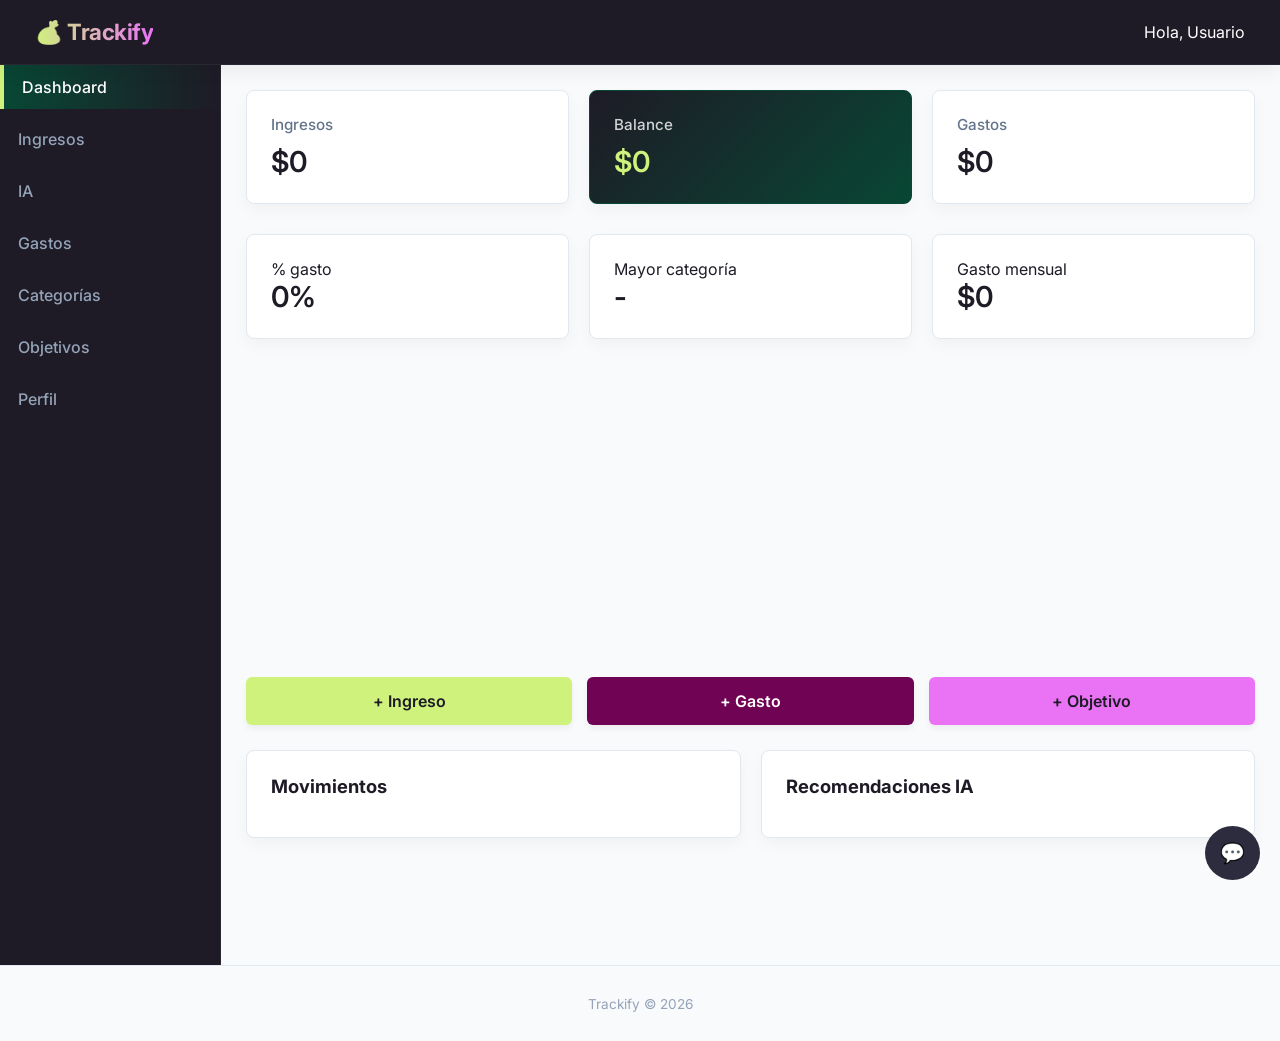
<file: index.html>
<!DOCTYPE html>
<html lang="es">

<head>
    <meta charset="UTF-8">
    <meta name="viewport" content="width=device-width, initial-scale=1.0">
    <title>Trackify</title>
    <link rel="stylesheet" href="styles.css">
    <!-- Google Fonts -->
    <link href="https://fonts.googleapis.com/css2?family=Inter:wght@400;500;600;700&display=swap" rel="stylesheet">
    <!-- Chart.js -->
    <!-- <script src="https://cdn.jsdelivr.net/npm/chart.js"></script> -->
</head>

<!-- BOTON FLOTANTE IA -->
<div id="botonIA" class="boton-ia" onclick="toggleChat()">💬</div>

<!-- CHAT FLOTANTE -->
<div id="chatFlotante" class="chat-flotante oculto">
    <div class="chat-header">
        <span>Asistente IA</span>
        <span onclick="toggleChat()" style="cursor:pointer;">✖</span>
    </div>
    <div id="chat" class="chat"></div>
    <div class="input-container">
        <textarea id="pregunta" class="input-chat" placeholder="Escribí tu consulta..."></textarea>
        <button class="btn-enviar" onclick="preguntarIA()">Enviar</button>
    </div>
</div>

<!-- OVERLAY para cerrar sidebar tocando afuera -->
<div class="sidebar-overlay" id="sidebarOverlay" onclick="cerrarMenu()"></div>

<body>

    <header class="navbar">
        <div class="logo">💰 Trackify</div>

        <!-- Botón hamburguesa (solo visible en mobile/tablet) -->
        <button class="menu-toggle" id="menuToggle" onclick="toggleMenu()" aria-label="Abrir menú">
            <span></span>
            <span></span>
            <span></span>
        </button>

        <div class="user">Hola, <span id="usuarioNombre">Usuario</span></div>
    </header>

    <div class="layout">

        <aside class="sidebar" id="sidebar">
            <nav>
                <a class="active">Dashboard</a>
                <a href="ingresos.html">Ingresos</a>
                <a href="ia.html">IA</a>
                <a>Gastos</a>
                <a>Categorías</a>
                <a>Objetivos</a>
                <a>Perfil</a>
            </nav>
        </aside>

        <main class="content">

            <!-- CARDS PRINCIPALES -->
            <section class="cards">
                <div class="card">
                    <h4>Ingresos</h4>
                    <p id="ingresos">$0</p>
                </div>
                <div class="card highlight">
                    <h4>Balance</h4>
                    <p id="balance">$0</p>
                </div>
                <div class="card">
                    <h4>Gastos</h4>
                    <p id="gastos">$0</p>
                </div>
            </section>

            <!-- CARDS SECUNDARIAS -->
            <section class="cards small">
                <div class="card">% gasto <p id="porcentaje">0%</p>
                </div>
                <div class="card">Mayor categoría <p id="categoriaTop">-</p>
                </div>
                <div class="card">Gasto mensual <p id="gastoMensual">$0</p>
                </div>
            </section>

            <!-- GRAFICOS -->
            <section class="graficos">
                <div class="grafico-box">
                    <canvas id="graficoTorta"></canvas>
                </div>
                <div class="grafico-box">
                    <canvas id="graficoBarras"></canvas>
                </div>
            </section>

            <!-- BOTONES -->
            <div class="acciones">
                <button class="btn ingreso" onclick="abrirModal('ingreso')">+ Ingreso</button>
                <button class="btn gasto" onclick="abrirModal('gasto')">+ Gasto</button>
                <button class="btn objetivo" onclick="abrirModal('objetivo')">+ Objetivo</button>
            </div>

            <!-- GRID -->
            <section class="grid">
                <div class="box">
                    <h3>Movimientos</h3>
                    <ul id="movimientos"></ul>
                </div>
                <div class="box">
                    <h3>Recomendaciones IA</h3>
                    <p id="recomendacion"></p>
                </div>
            </section>

        </main>
    </div>

    <!-- MODAL -->
    <div id="modal" class="modal hidden">
        <div class="modal-content">
            <h3 id="modalTitulo"></h3>
            <input type="number" id="monto" placeholder="Monto">
            <input type="date" id="fecha">
            <input type="text" id="extra" placeholder="Descripción / Categoría">
            <div class="modal-actions">
                <button class="btn" onclick="guardar()">Guardar</button>
                <button class="btn cancel" onclick="cerrarModal()">Cancelar</button>
            </div>
        </div>
    </div>

    <footer class="footer">
        <p>Trackify © 2026</p>
    </footer>

    <script src="js/ia.js?v=2"></script>

    <!-- SCRIPT MENÚ HAMBURGUESA -->
    <script>
        const sidebar = document.getElementById('sidebar');
        const toggle = document.getElementById('menuToggle');
        const overlay = document.getElementById('sidebarOverlay');

        function toggleMenu() {
            const isOpen = sidebar.classList.contains('open');
            isOpen ? cerrarMenu() : abrirMenu();
        }

        function abrirMenu() {
            sidebar.classList.add('open');
            toggle.classList.add('open');
            overlay.classList.add('visible');
            document.body.style.overflow = 'hidden'; // evita scroll del fondo
        }

        function cerrarMenu() {
            sidebar.classList.remove('open');
            toggle.classList.remove('open');
            overlay.classList.remove('visible');
            document.body.style.overflow = '';
        }

        // Cerrar con tecla Escape
        document.addEventListener('keydown', (e) => {
            if (e.key === 'Escape') cerrarMenu();
        });

        // Cerrar sidebar al hacer click en un link del menú (en mobile)
        document.querySelectorAll('.sidebar a').forEach(link => {
            link.addEventListener('click', () => {
                if (window.innerWidth <= 900) cerrarMenu();
            });
        });
    </script>

</body>

</html>
</file>
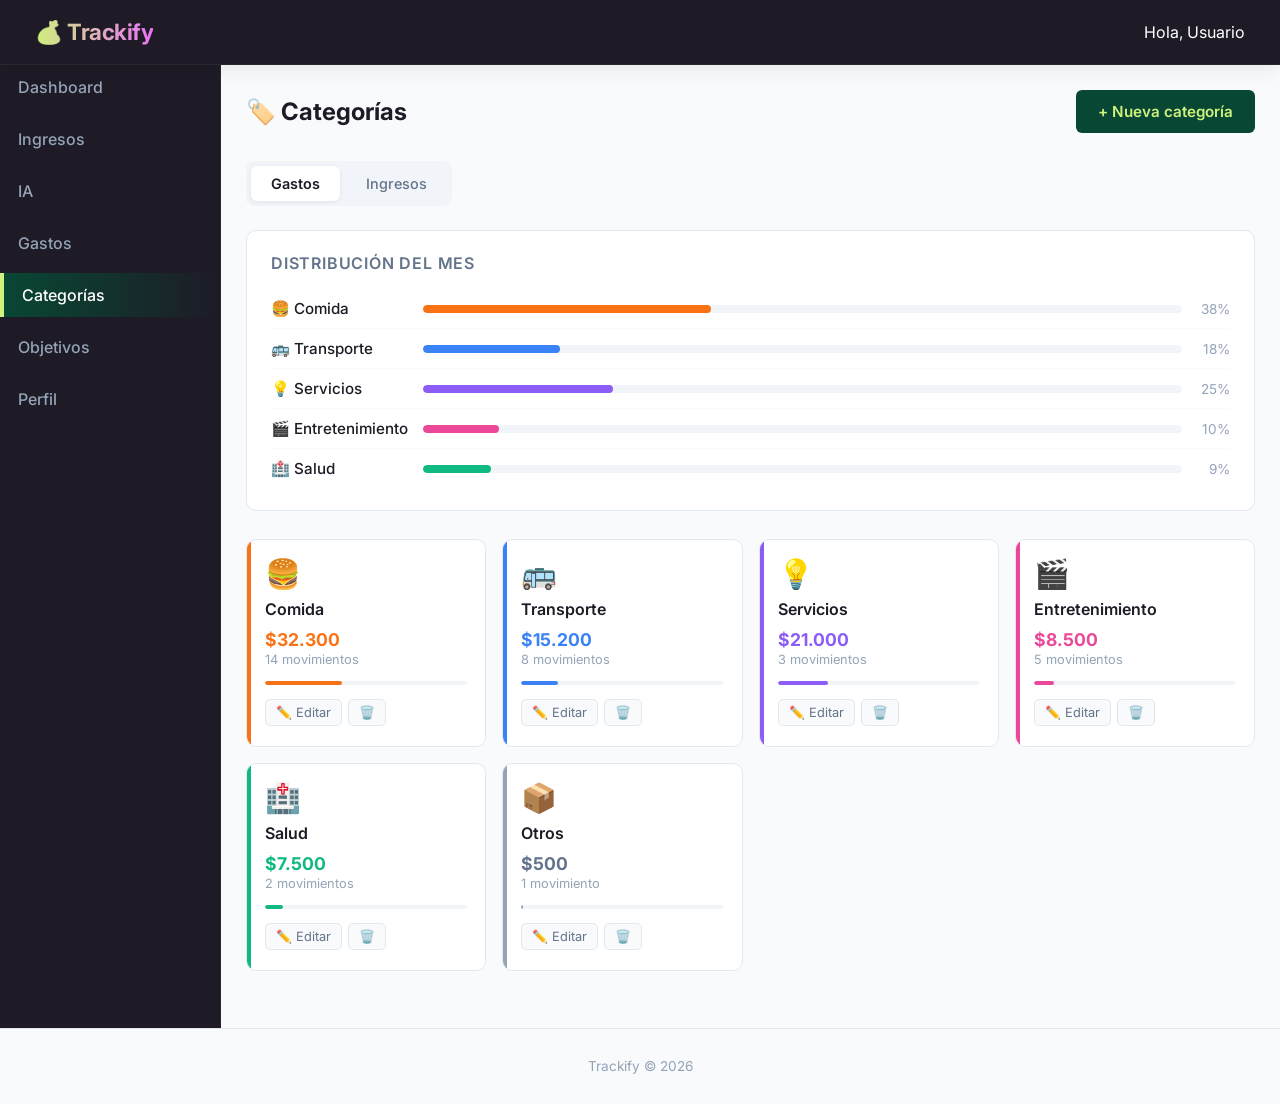
<file: categorias.html>
<!DOCTYPE html>
<html lang="es">

<head>
    <meta charset="UTF-8">
    <meta name="viewport" content="width=device-width, initial-scale=1.0">
    <link href="https://fonts.googleapis.com/css2?family=Inter:wght@400;500;600;700&display=swap" rel="stylesheet">
    <title>Categorías - Trackify</title>
    <link rel="stylesheet" href="styles.css">
    <style>
        /* ===== CATEGORÍAS ===== */
        .page-header {
            display: flex;
            align-items: center;
            justify-content: space-between;
            margin-bottom: 28px;
            flex-wrap: wrap;
            gap: 12px;
        }

        .page-header h2 {
            margin: 0;
            font-size: 1.5rem;
        }

        .btn-nuevo {
            padding: 12px 22px;
            background: #084734;
            color: #CFF27C;
            border: none;
            border-radius: 6px;
            font-weight: 600;
            font-size: 0.95rem;
            cursor: pointer;
            font-family: inherit;
            transition: all 0.2s ease;
            white-space: nowrap;
        }

        .btn-nuevo:hover {
            opacity: 0.88;
            transform: translateY(-1px);
        }

        /* Tabs */
        .tabs {
            display: flex;
            gap: 6px;
            margin-bottom: 24px;
            background: #F1F5F9;
            padding: 5px;
            border-radius: 8px;
            width: fit-content;
        }

        .tab {
            padding: 9px 20px;
            border-radius: 6px;
            border: none;
            background: transparent;
            font-family: inherit;
            font-size: 0.9rem;
            font-weight: 500;
            color: #64748B;
            cursor: pointer;
            transition: all 0.2s ease;
        }

        .tab.active {
            background: white;
            color: #1E1B26;
            font-weight: 600;
            box-shadow: 0 1px 4px rgba(0, 0, 0, 0.08);
        }

        /* Grid de categorías */
        .cat-grid {
            display: grid;
            grid-template-columns: repeat(auto-fill, minmax(200px, 1fr));
            gap: 16px;
            margin-bottom: 32px;
        }

        .cat-card {
            background: white;
            border: 1px solid #E2E8F0;
            border-radius: 10px;
            padding: 20px 18px;
            display: flex;
            flex-direction: column;
            gap: 10px;
            transition: all 0.2s ease;
            position: relative;
            overflow: hidden;
        }

        .cat-card::before {
            content: '';
            position: absolute;
            top: 0;
            left: 0;
            width: 4px;
            height: 100%;
            border-radius: 10px 0 0 10px;
        }

        .cat-card:hover {
            transform: translateY(-2px);
            box-shadow: 0 8px 20px rgba(0, 0, 0, 0.07);
        }

        .cat-icon {
            font-size: 1.8rem;
            line-height: 1;
        }

        .cat-nombre {
            font-weight: 600;
            color: #1E1B26;
            font-size: 1rem;
        }

        .cat-stats {
            display: flex;
            flex-direction: column;
            gap: 2px;
        }

        .cat-monto {
            font-size: 1.1rem;
            font-weight: 700;
        }

        .cat-cant {
            font-size: 0.8rem;
            color: #94A3B8;
        }

        .cat-acciones {
            display: flex;
            gap: 6px;
            margin-top: 4px;
        }

        .cat-acciones button {
            background: #F8FAFC;
            border: 1px solid #E2E8F0;
            border-radius: 5px;
            padding: 5px 10px;
            font-size: 0.8rem;
            cursor: pointer;
            font-family: inherit;
            color: #64748B;
            transition: all 0.15s;
        }

        .cat-acciones button:hover {
            background: #E2E8F0;
            color: #1E1B26;
        }

        .cat-acciones .btn-del:hover {
            background: #FFF1F2;
            border-color: #FECDD3;
            color: #BE123C;
        }

        /* Colores por categoría */
        .cat-comida::before {
            background: #F97316;
        }

        .cat-comida .cat-monto {
            color: #F97316;
        }

        .cat-transporte::before {
            background: #3B82F6;
        }

        .cat-transporte .cat-monto {
            color: #3B82F6;
        }

        .cat-servicios::before {
            background: #8B5CF6;
        }

        .cat-servicios .cat-monto {
            color: #8B5CF6;
        }

        .cat-entrete::before {
            background: #EC4899;
        }

        .cat-entrete .cat-monto {
            color: #EC4899;
        }

        .cat-salud::before {
            background: #10B981;
        }

        .cat-salud .cat-monto {
            color: #10B981;
        }

        .cat-trabajo::before {
            background: #CFF27C;
        }

        .cat-trabajo .cat-monto {
            color: #084734;
        }

        .cat-freelance::before {
            background: #EA73F5;
        }

        .cat-freelance .cat-monto {
            color: #9B0ABA;
        }

        .cat-otros::before {
            background: #94A3B8;
        }

        .cat-otros .cat-monto {
            color: #64748B;
        }

        /* Barra de progreso mini */
        .cat-barra {
            height: 4px;
            background: #F1F5F9;
            border-radius: 99px;
            overflow: hidden;
            margin-top: 4px;
        }

        .cat-barra-fill {
            height: 100%;
            border-radius: 99px;
        }

        /* Sección de resumen */
        .resumen-cats {
            background: white;
            border: 1px solid #E2E8F0;
            border-radius: 10px;
            padding: 22px 24px;
            margin-bottom: 28px;
        }

        .resumen-cats h3 {
            margin: 0 0 16px 0;
            font-size: 1rem;
            color: #64748B;
            font-weight: 600;
            text-transform: uppercase;
            letter-spacing: 0.05em;
        }

        .resumen-row {
            display: flex;
            justify-content: space-between;
            align-items: center;
            padding: 10px 0;
            border-bottom: 1px solid #F8FAFC;
            gap: 12px;
        }

        .resumen-row:last-child {
            border-bottom: none;
        }

        .resumen-cat-nombre {
            display: flex;
            align-items: center;
            gap: 8px;
            font-size: 0.95rem;
            color: #1E1B26;
            font-weight: 500;
            min-width: 140px;
        }

        .resumen-barra {
            flex: 1;
            height: 8px;
            background: #F1F5F9;
            border-radius: 99px;
            overflow: hidden;
        }

        .resumen-barra-fill {
            height: 100%;
            border-radius: 99px;
        }

        .resumen-pct {
            font-size: 0.85rem;
            color: #94A3B8;
            min-width: 36px;
            text-align: right;
        }

        /* Modal nueva categoría */
        .modal-cat {
            position: fixed;
            inset: 0;
            background: rgba(15, 23, 42, 0.6);
            backdrop-filter: blur(4px);
            display: flex;
            align-items: center;
            justify-content: center;
            z-index: 1000;
            opacity: 1;
            transition: opacity 0.3s;
        }

        .modal-cat.hidden {
            opacity: 0;
            pointer-events: none;
        }

        .modal-cat-content {
            background: white;
            border-radius: 10px;
            padding: 28px 24px;
            width: 100%;
            max-width: 400px;
            box-shadow: 0 20px 40px rgba(0, 0, 0, 0.18);
            display: flex;
            flex-direction: column;
            gap: 16px;
        }

        .modal-cat-content h3 {
            margin: 0;
            font-size: 1.2rem;
        }

        .form-group {
            display: flex;
            flex-direction: column;
            gap: 6px;
        }

        .form-group label {
            font-size: 0.85rem;
            font-weight: 600;
            color: #64748B;
            text-transform: uppercase;
            letter-spacing: 0.04em;
        }

        .form-group input,
        .form-group select {
            padding: 12px 14px;
            border: 1px solid #E2E8F0;
            border-radius: 6px;
            font-size: 0.95rem;
            font-family: inherit;
            background: #F8FAFC;
            outline: none;
            transition: border-color 0.2s;
        }

        .form-group input:focus,
        .form-group select:focus {
            border-color: #084734;
            background: white;
            box-shadow: 0 0 0 3px rgba(8, 71, 52, 0.1);
        }

        .emoji-picker {
            display: flex;
            gap: 8px;
            flex-wrap: wrap;
        }

        .emoji-opt {
            width: 38px;
            height: 38px;
            border-radius: 8px;
            border: 2px solid #E2E8F0;
            background: white;
            font-size: 1.2rem;
            cursor: pointer;
            display: flex;
            align-items: center;
            justify-content: center;
            transition: all 0.15s;
        }

        .emoji-opt:hover,
        .emoji-opt.sel {
            border-color: #084734;
            background: #F0FDF4;
        }

        .modal-cat-actions {
            display: flex;
            gap: 10px;
            justify-content: flex-end;
            margin-top: 4px;
        }

        /* ===== RESPONSIVE ===== */
        @media (max-width: 900px) {
            .cat-grid {
                grid-template-columns: repeat(auto-fill, minmax(160px, 1fr));
            }

            .resumen-cat-nombre {
                min-width: 110px;
                font-size: 0.88rem;
            }
        }

        @media (max-width: 480px) {
            .cat-grid {
                grid-template-columns: 1fr 1fr;
                gap: 12px;
            }

            .tabs {
                width: 100%;
            }

            .tab {
                flex: 1;
                text-align: center;
                padding: 9px 10px;
            }

            .page-header {
                flex-direction: column;
                align-items: flex-start;
            }

            .btn-nuevo {
                width: 100%;
                text-align: center;
            }

            .resumen-barra {
                display: none;
            }
        }
    </style>
</head>

<div class="sidebar-overlay" id="sidebarOverlay" onclick="cerrarMenu()"></div>

<body>

    <header class="navbar">
        <div class="logo">💰 Trackify</div>
        <button class="menu-toggle" id="menuToggle" onclick="toggleMenu()" aria-label="Abrir menú">
            <span></span><span></span><span></span>
        </button>
        <div class="user">Hola, <span id="usuarioNombre">Usuario</span></div>
    </header>

    <div class="layout">
        <aside class="sidebar" id="sidebar">
            <nav>
                <a href="index.html">Dashboard</a>
                <a href="ingresos.html">Ingresos</a>
                <a href="ia.html">IA</a>
                <a href="gastos.html">Gastos</a>
                <a class="active">Categorías</a>
                <a href="objetivos.html">Objetivos</a>
                <a href="perfil.html">Perfil</a>
            </nav>
        </aside>

        <main class="content">

            <div class="page-header">
                <h2>🏷️ Categorías</h2>
                <button class="btn-nuevo" onclick="abrirModal()">+ Nueva categoría</button>
            </div>

            <!-- Tabs -->
            <div class="tabs">
                <button class="tab active" onclick="switchTab('gastos', this)">Gastos</button>
                <button class="tab" onclick="switchTab('ingresos', this)">Ingresos</button>
            </div>

            <!-- Resumen distribución -->
            <div class="resumen-cats">
                <h3>Distribución del mes</h3>
                <div class="resumen-row">
                    <span class="resumen-cat-nombre">🍔 Comida</span>
                    <div class="resumen-barra">
                        <div class="resumen-barra-fill" style="width:38%;background:#F97316"></div>
                    </div>
                    <span class="resumen-pct">38%</span>
                </div>
                <div class="resumen-row">
                    <span class="resumen-cat-nombre">🚌 Transporte</span>
                    <div class="resumen-barra">
                        <div class="resumen-barra-fill" style="width:18%;background:#3B82F6"></div>
                    </div>
                    <span class="resumen-pct">18%</span>
                </div>
                <div class="resumen-row">
                    <span class="resumen-cat-nombre">💡 Servicios</span>
                    <div class="resumen-barra">
                        <div class="resumen-barra-fill" style="width:25%;background:#8B5CF6"></div>
                    </div>
                    <span class="resumen-pct">25%</span>
                </div>
                <div class="resumen-row">
                    <span class="resumen-cat-nombre">🎬 Entretenimiento</span>
                    <div class="resumen-barra">
                        <div class="resumen-barra-fill" style="width:10%;background:#EC4899"></div>
                    </div>
                    <span class="resumen-pct">10%</span>
                </div>
                <div class="resumen-row">
                    <span class="resumen-cat-nombre">🏥 Salud</span>
                    <div class="resumen-barra">
                        <div class="resumen-barra-fill" style="width:9%;background:#10B981"></div>
                    </div>
                    <span class="resumen-pct">9%</span>
                </div>
            </div>

            <!-- Grid de categorías — GASTOS -->
            <div class="cat-grid" id="gridGastos">
                <div class="cat-card cat-comida">
                    <div class="cat-icon">🍔</div>
                    <div class="cat-nombre">Comida</div>
                    <div class="cat-stats">
                        <span class="cat-monto">$32.300</span>
                        <span class="cat-cant">14 movimientos</span>
                    </div>
                    <div class="cat-barra">
                        <div class="cat-barra-fill" style="width:38%;background:#F97316"></div>
                    </div>
                    <div class="cat-acciones">
                        <button>✏️ Editar</button>
                        <button class="btn-del">🗑️</button>
                    </div>
                </div>
                <div class="cat-card cat-transporte">
                    <div class="cat-icon">🚌</div>
                    <div class="cat-nombre">Transporte</div>
                    <div class="cat-stats">
                        <span class="cat-monto">$15.200</span>
                        <span class="cat-cant">8 movimientos</span>
                    </div>
                    <div class="cat-barra">
                        <div class="cat-barra-fill" style="width:18%;background:#3B82F6"></div>
                    </div>
                    <div class="cat-acciones">
                        <button>✏️ Editar</button>
                        <button class="btn-del">🗑️</button>
                    </div>
                </div>
                <div class="cat-card cat-servicios">
                    <div class="cat-icon">💡</div>
                    <div class="cat-nombre">Servicios</div>
                    <div class="cat-stats">
                        <span class="cat-monto">$21.000</span>
                        <span class="cat-cant">3 movimientos</span>
                    </div>
                    <div class="cat-barra">
                        <div class="cat-barra-fill" style="width:25%;background:#8B5CF6"></div>
                    </div>
                    <div class="cat-acciones">
                        <button>✏️ Editar</button>
                        <button class="btn-del">🗑️</button>
                    </div>
                </div>
                <div class="cat-card cat-entrete">
                    <div class="cat-icon">🎬</div>
                    <div class="cat-nombre">Entretenimiento</div>
                    <div class="cat-stats">
                        <span class="cat-monto">$8.500</span>
                        <span class="cat-cant">5 movimientos</span>
                    </div>
                    <div class="cat-barra">
                        <div class="cat-barra-fill" style="width:10%;background:#EC4899"></div>
                    </div>
                    <div class="cat-acciones">
                        <button>✏️ Editar</button>
                        <button class="btn-del">🗑️</button>
                    </div>
                </div>
                <div class="cat-card cat-salud">
                    <div class="cat-icon">🏥</div>
                    <div class="cat-nombre">Salud</div>
                    <div class="cat-stats">
                        <span class="cat-monto">$7.500</span>
                        <span class="cat-cant">2 movimientos</span>
                    </div>
                    <div class="cat-barra">
                        <div class="cat-barra-fill" style="width:9%;background:#10B981"></div>
                    </div>
                    <div class="cat-acciones">
                        <button>✏️ Editar</button>
                        <button class="btn-del">🗑️</button>
                    </div>
                </div>
                <div class="cat-card cat-otros">
                    <div class="cat-icon">📦</div>
                    <div class="cat-nombre">Otros</div>
                    <div class="cat-stats">
                        <span class="cat-monto">$500</span>
                        <span class="cat-cant">1 movimiento</span>
                    </div>
                    <div class="cat-barra">
                        <div class="cat-barra-fill" style="width:1%;background:#94A3B8"></div>
                    </div>
                    <div class="cat-acciones">
                        <button>✏️ Editar</button>
                        <button class="btn-del">🗑️</button>
                    </div>
                </div>
            </div>

            <!-- Grid de categorías — INGRESOS (oculto por defecto) -->
            <div class="cat-grid" id="gridIngresos" style="display:none">
                <div class="cat-card cat-trabajo">
                    <div class="cat-icon">💼</div>
                    <div class="cat-nombre">Trabajo</div>
                    <div class="cat-stats">
                        <span class="cat-monto">$80.000</span>
                        <span class="cat-cant">1 movimiento</span>
                    </div>
                    <div class="cat-barra">
                        <div class="cat-barra-fill" style="width:67%;background:#CFF27C"></div>
                    </div>
                    <div class="cat-acciones">
                        <button>✏️ Editar</button>
                        <button class="btn-del">🗑️</button>
                    </div>
                </div>
                <div class="cat-card cat-freelance">
                    <div class="cat-icon">🖥️</div>
                    <div class="cat-nombre">Freelance</div>
                    <div class="cat-stats">
                        <span class="cat-monto">$40.000</span>
                        <span class="cat-cant">1 movimiento</span>
                    </div>
                    <div class="cat-barra">
                        <div class="cat-barra-fill" style="width:33%;background:#EA73F5"></div>
                    </div>
                    <div class="cat-acciones">
                        <button>✏️ Editar</button>
                        <button class="btn-del">🗑️</button>
                    </div>
                </div>
            </div>

        </main>
    </div>

    <footer class="footer">
        <p>Trackify © 2026</p>
    </footer>

    <!-- MODAL NUEVA CATEGORÍA -->
    <div class="modal-cat hidden" id="modalCat">
        <div class="modal-cat-content">
            <h3>Nueva categoría</h3>
            <div class="form-group">
                <label>Nombre</label>
                <input type="text" placeholder="Ej: Educación">
            </div>
            <div class="form-group">
                <label>Tipo</label>
                <select>
                    <option>Gasto</option>
                    <option>Ingreso</option>
                </select>
            </div>
            <div class="form-group">
                <label>Ícono</label>
                <div class="emoji-picker">
                    <button class="emoji-opt sel" onclick="selEmoji(this)">📦</button>
                    <button class="emoji-opt" onclick="selEmoji(this)">🍔</button>
                    <button class="emoji-opt" onclick="selEmoji(this)">🚌</button>
                    <button class="emoji-opt" onclick="selEmoji(this)">💡</button>
                    <button class="emoji-opt" onclick="selEmoji(this)">🎬</button>
                    <button class="emoji-opt" onclick="selEmoji(this)">🏥</button>
                    <button class="emoji-opt" onclick="selEmoji(this)">💼</button>
                    <button class="emoji-opt" onclick="selEmoji(this)">🖥️</button>
                    <button class="emoji-opt" onclick="selEmoji(this)">📚</button>
                    <button class="emoji-opt" onclick="selEmoji(this)">✈️</button>
                    <button class="emoji-opt" onclick="selEmoji(this)">🏋️</button>
                    <button class="emoji-opt" onclick="selEmoji(this)">🐾</button>
                </div>
            </div>
            <div class="modal-cat-actions">
                <button class="modal-actions cancel"
                    style="padding:11px 20px;border-radius:6px;border:1px solid #CBD5E1;background:transparent;color:#64748B;cursor:pointer;font-family:inherit;"
                    onclick="cerrarModal()">Cancelar</button>
                <button class="btn-nuevo" onclick="cerrarModal()">Guardar</button>
            </div>
        </div>
    </div>

    <script>
        // Sidebar
        const sidebar = document.getElementById('sidebar');
        const toggle = document.getElementById('menuToggle');
        const overlay = document.getElementById('sidebarOverlay');
        function toggleMenu() { sidebar.classList.contains('open') ? cerrarMenu() : abrirMenu(); }
        function abrirMenu() { sidebar.classList.add('open'); toggle.classList.add('open'); overlay.classList.add('visible'); document.body.style.overflow = 'hidden'; }
        function cerrarMenu() { sidebar.classList.remove('open'); toggle.classList.remove('open'); overlay.classList.remove('visible'); document.body.style.overflow = ''; }
        document.addEventListener('keydown', e => { if (e.key === 'Escape') { cerrarMenu(); cerrarModal(); } });
        document.querySelectorAll('.sidebar a').forEach(l => l.addEventListener('click', () => { if (window.innerWidth <= 900) cerrarMenu(); }));

        // Tabs
        function switchTab(tipo, btn) {
            document.querySelectorAll('.tab').forEach(t => t.classList.remove('active'));
            btn.classList.add('active');
            document.getElementById('gridGastos').style.display = tipo === 'gastos' ? 'grid' : 'none';
            document.getElementById('gridIngresos').style.display = tipo === 'ingresos' ? 'grid' : 'none';
        }

        // Modal
        function abrirModal() { document.getElementById('modalCat').classList.remove('hidden'); }
        function cerrarModal() { document.getElementById('modalCat').classList.add('hidden'); }
        document.getElementById('modalCat').addEventListener('click', function (e) { if (e.target === this) cerrarModal(); });

        // Emoji picker
        function selEmoji(btn) {
            document.querySelectorAll('.emoji-opt').forEach(b => b.classList.remove('sel'));
            btn.classList.add('sel');
        }
    </script>

</body>

</html>
</file>
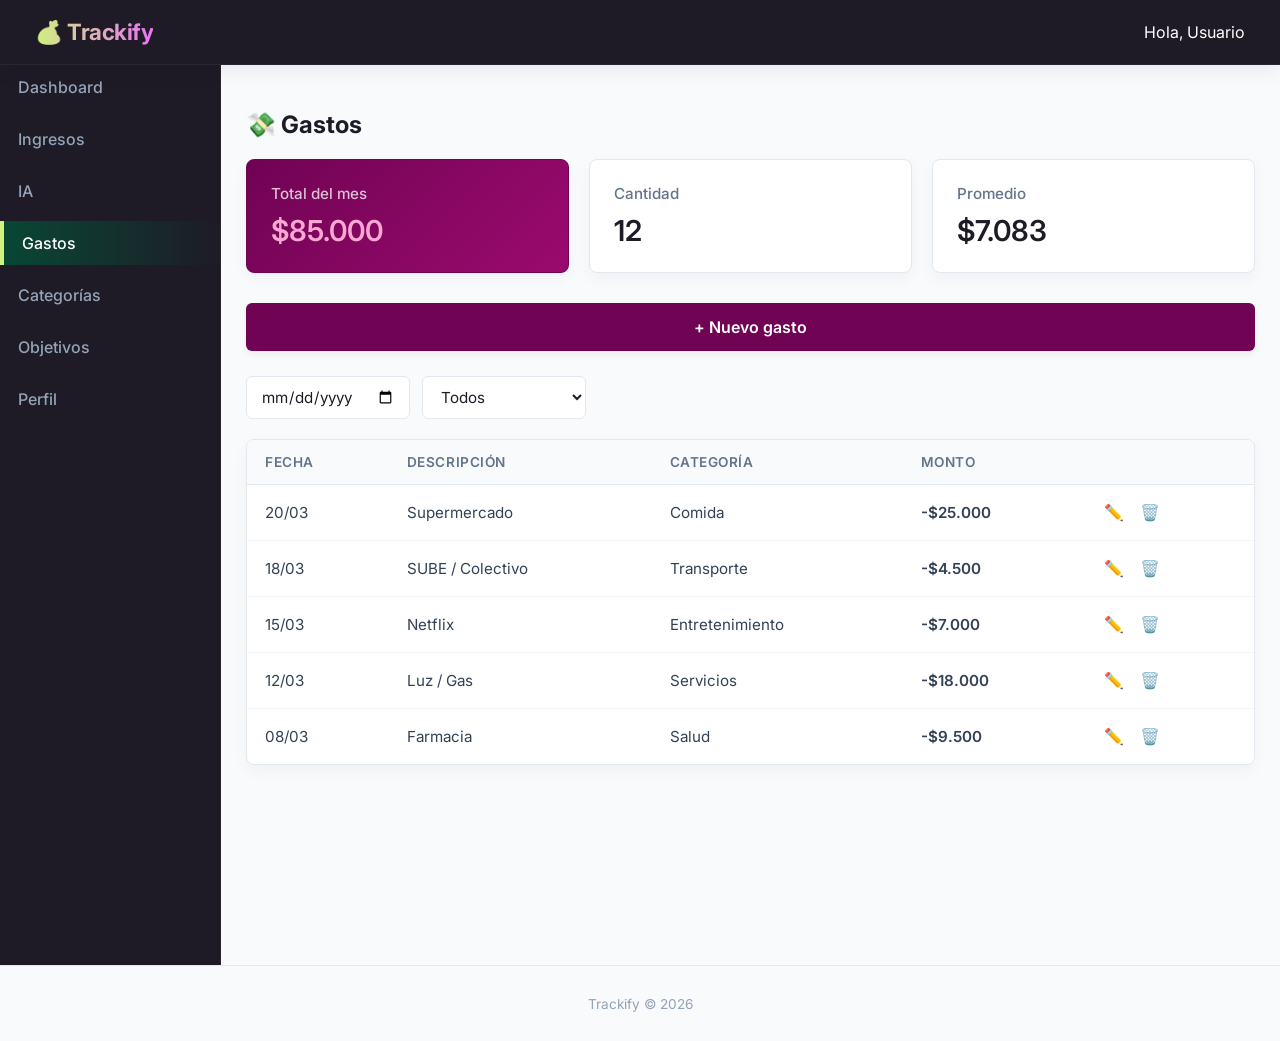
<file: gastos.html>
<!DOCTYPE html>
<html lang="es">
<head>
    <meta charset="UTF-8">
    <meta name="viewport" content="width=device-width, initial-scale=1.0">
    <link href="https://fonts.googleapis.com/css2?family=Inter:wght@400;500;600;700&display=swap" rel="stylesheet">
    <title>Gastos - Trackify</title>
    <link rel="stylesheet" href="styles.css">
</head>

<!-- OVERLAY -->
<div class="sidebar-overlay" id="sidebarOverlay" onclick="cerrarMenu()"></div>

<body>

<header class="navbar">
    <div class="logo">💰 Trackify</div>
    <button class="menu-toggle" id="menuToggle" onclick="toggleMenu()" aria-label="Abrir menú">
        <span></span>
        <span></span>
        <span></span>
    </button>
    <div class="user">Hola, <span id="usuarioNombre">Usuario</span></div>
</header>

<div class="layout">

    <aside class="sidebar" id="sidebar">
        <nav>
            <a href="index.html">Dashboard</a>
            <a href="ingresos.html">Ingresos</a>
            <a href="ia.html">IA</a>
            <a class="active">Gastos</a>
            <a href="categorias.html">Categorías</a>
            <a href="objetivos.html">Objetivos</a>
            <a href="perfil.html">Perfil</a>
        </nav>
    </aside>

    <main class="content">

        <h2>💸 Gastos</h2>

        <!-- RESUMEN -->
        <section class="cards">
            <div class="card gasto-card">
                <h4>Total del mes</h4>
                <p>$85.000</p>
            </div>
            <div class="card">
                <h4>Cantidad</h4>
                <p>12</p>
            </div>
            <div class="card">
                <h4>Promedio</h4>
                <p>$7.083</p>
            </div>
        </section>

        <!-- ACCIONES -->
        <div class="acciones">
            <button class="btn gasto">+ Nuevo gasto</button>
        </div>

        <!-- FILTROS -->
        <section class="filtros">
            <input type="date">
            <select>
                <option>Todos</option>
                <option>Comida</option>
                <option>Transporte</option>
                <option>Servicios</option>
                <option>Entretenimiento</option>
                <option>Salud</option>
            </select>
        </section>

        <!-- TABLA (desktop) / CARDS (mobile) -->
        <section class="tabla-box">

            <!-- Tabla para desktop -->
            <table class="tabla tabla-desktop">
                <thead>
                    <tr>
                        <th>Fecha</th>
                        <th>Descripción</th>
                        <th>Categoría</th>
                        <th>Monto</th>
                        <th></th>
                    </tr>
                </thead>
                <tbody id="tablaGastos">
                    <tr>
                        <td>20/03</td>
                        <td>Supermercado</td>
                        <td>Comida</td>
                        <td class="negativo">-$25.000</td>
                        <td>
                            <button class="edit">✏️</button>
                            <button class="delete">🗑️</button>
                        </td>
                    </tr>
                    <tr>
                        <td>18/03</td>
                        <td>SUBE / Colectivo</td>
                        <td>Transporte</td>
                        <td class="negativo">-$4.500</td>
                        <td>
                            <button class="edit">✏️</button>
                            <button class="delete">🗑️</button>
                        </td>
                    </tr>
                    <tr>
                        <td>15/03</td>
                        <td>Netflix</td>
                        <td>Entretenimiento</td>
                        <td class="negativo">-$7.000</td>
                        <td>
                            <button class="edit">✏️</button>
                            <button class="delete">🗑️</button>
                        </td>
                    </tr>
                    <tr>
                        <td>12/03</td>
                        <td>Luz / Gas</td>
                        <td>Servicios</td>
                        <td class="negativo">-$18.000</td>
                        <td>
                            <button class="edit">✏️</button>
                            <button class="delete">🗑️</button>
                        </td>
                    </tr>
                    <tr>
                        <td>08/03</td>
                        <td>Farmacia</td>
                        <td>Salud</td>
                        <td class="negativo">-$9.500</td>
                        <td>
                            <button class="edit">✏️</button>
                            <button class="delete">🗑️</button>
                        </td>
                    </tr>
                </tbody>
            </table>

            <!-- Cards para mobile -->
            <div class="movimiento-cards" id="movimientoCards">
                <div class="movimiento-card">
                    <div class="mc-top">
                        <span class="mc-desc">Supermercado</span>
                        <span class="mc-monto negativo">-$25.000</span>
                    </div>
                    <div class="mc-bottom">
                        <span class="mc-tag">Comida</span>
                        <span class="mc-fecha">20/03</span>
                        <div class="mc-acciones">
                            <button class="edit">✏️</button>
                            <button class="delete">🗑️</button>
                        </div>
                    </div>
                </div>
                <div class="movimiento-card">
                    <div class="mc-top">
                        <span class="mc-desc">SUBE / Colectivo</span>
                        <span class="mc-monto negativo">-$4.500</span>
                    </div>
                    <div class="mc-bottom">
                        <span class="mc-tag">Transporte</span>
                        <span class="mc-fecha">18/03</span>
                        <div class="mc-acciones">
                            <button class="edit">✏️</button>
                            <button class="delete">🗑️</button>
                        </div>
                    </div>
                </div>
                <div class="movimiento-card">
                    <div class="mc-top">
                        <span class="mc-desc">Netflix</span>
                        <span class="mc-monto negativo">-$7.000</span>
                    </div>
                    <div class="mc-bottom">
                        <span class="mc-tag">Entretenimiento</span>
                        <span class="mc-fecha">15/03</span>
                        <div class="mc-acciones">
                            <button class="edit">✏️</button>
                            <button class="delete">🗑️</button>
                        </div>
                    </div>
                </div>
                <div class="movimiento-card">
                    <div class="mc-top">
                        <span class="mc-desc">Luz / Gas</span>
                        <span class="mc-monto negativo">-$18.000</span>
                    </div>
                    <div class="mc-bottom">
                        <span class="mc-tag">Servicios</span>
                        <span class="mc-fecha">12/03</span>
                        <div class="mc-acciones">
                            <button class="edit">✏️</button>
                            <button class="delete">🗑️</button>
                        </div>
                    </div>
                </div>
                <div class="movimiento-card">
                    <div class="mc-top">
                        <span class="mc-desc">Farmacia</span>
                        <span class="mc-monto negativo">-$9.500</span>
                    </div>
                    <div class="mc-bottom">
                        <span class="mc-tag">Salud</span>
                        <span class="mc-fecha">08/03</span>
                        <div class="mc-acciones">
                            <button class="edit">✏️</button>
                            <button class="delete">🗑️</button>
                        </div>
                    </div>
                </div>
            </div>

        </section>

    </main>
</div>

<footer class="footer">
    <p>Trackify © 2026</p>
</footer>

<script>
    const sidebar = document.getElementById('sidebar');
    const toggle  = document.getElementById('menuToggle');
    const overlay = document.getElementById('sidebarOverlay');

    function toggleMenu() {
        sidebar.classList.contains('open') ? cerrarMenu() : abrirMenu();
    }
    function abrirMenu() {
        sidebar.classList.add('open');
        toggle.classList.add('open');
        overlay.classList.add('visible');
        document.body.style.overflow = 'hidden';
    }
    function cerrarMenu() {
        sidebar.classList.remove('open');
        toggle.classList.remove('open');
        overlay.classList.remove('visible');
        document.body.style.overflow = '';
    }
    document.addEventListener('keydown', e => { if (e.key === 'Escape') cerrarMenu(); });
    document.querySelectorAll('.sidebar a').forEach(l => l.addEventListener('click', () => { if (window.innerWidth <= 900) cerrarMenu(); }));
</script>

</body>
</html>
</file>
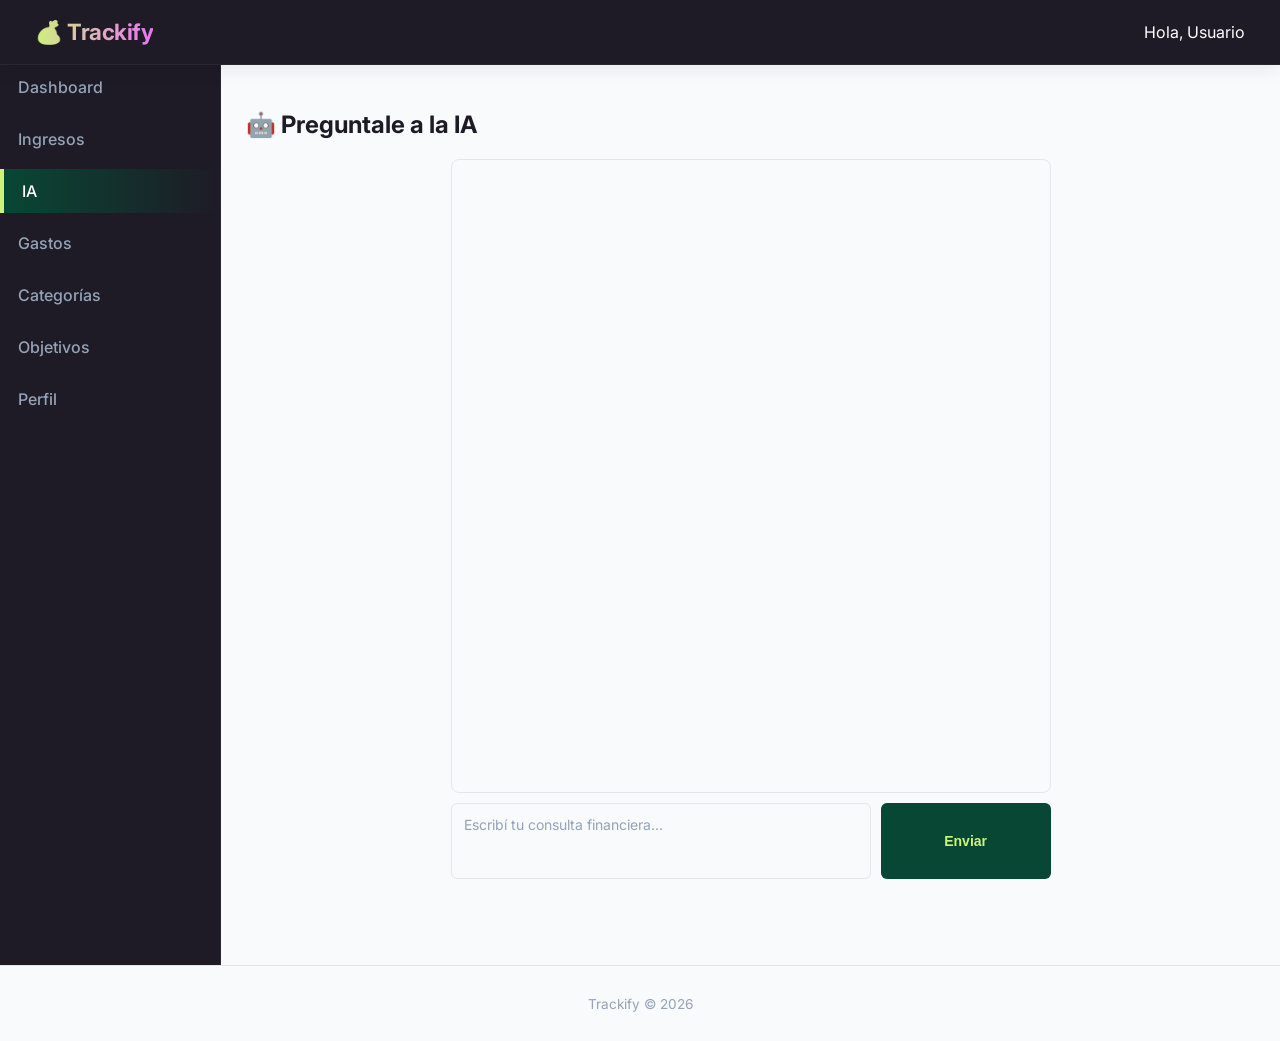
<file: ia.html>
<!DOCTYPE html>
<html lang="es">

<head>
    <meta charset="UTF-8">
    <meta name="viewport" content="width=device-width, initial-scale=1.0">
    <link href="https://fonts.googleapis.com/css2?family=Inter:wght@400;500;600;700&display=swap" rel="stylesheet">
    <title>IA - Trackify</title>
    <link rel="stylesheet" href="styles.css">
</head>

<!-- OVERLAY -->
<div class="sidebar-overlay" id="sidebarOverlay" onclick="cerrarMenu()"></div>

<body>

    <header class="navbar">
        <div class="logo">💰 Trackify</div>
        <button class="menu-toggle" id="menuToggle" onclick="toggleMenu()" aria-label="Abrir menú">
            <span></span>
            <span></span>
            <span></span>
        </button>
        <div class="user">Hola, <span id="usuarioNombre">Usuario</span></div>
    </header>

    <div class="layout">

        <aside class="sidebar" id="sidebar">
            <nav>
                <a href="index.html">Dashboard</a>
                <a href="ingresos.html">Ingresos</a>
                <a class="active">IA</a>
                <a href="gastos.html">Gastos</a>
                <a href="categorias.html">Categorías</a>
                <a href="objetivos.html">Objetivos</a>
                <a href="perfil.html">Perfil</a>
            </nav>
        </aside>

        <main class="content">

            <h2>🤖 Preguntale a la IA</h2>

            <div class="chat-container">
                <div id="chat" class="chat"></div>
                <div class="input-container">
                    <textarea id="pregunta" class="input-chat"
                        placeholder="Escribí tu consulta financiera..."></textarea>
                    <button class="btn-enviar" onclick="preguntarIA()">Enviar</button>
                </div>
            </div>

        </main>
    </div>

    <footer class="footer">
        <p>Trackify © 2026</p>
    </footer>

    <script src="js/ia.js?v=2"></script>
    <script>
        const sidebar = document.getElementById('sidebar');
        const toggle = document.getElementById('menuToggle');
        const overlay = document.getElementById('sidebarOverlay');

        function toggleMenu() {
            sidebar.classList.contains('open') ? cerrarMenu() : abrirMenu();
        }
        function abrirMenu() {
            sidebar.classList.add('open');
            toggle.classList.add('open');
            overlay.classList.add('visible');
            document.body.style.overflow = 'hidden';
        }
        function cerrarMenu() {
            sidebar.classList.remove('open');
            toggle.classList.remove('open');
            overlay.classList.remove('visible');
            document.body.style.overflow = '';
        }
        document.addEventListener('keydown', e => { if (e.key === 'Escape') cerrarMenu(); });
        document.querySelectorAll('.sidebar a').forEach(l => l.addEventListener('click', () => { if (window.innerWidth <= 900) cerrarMenu(); }));
    </script>

</body>

</html>
</file>
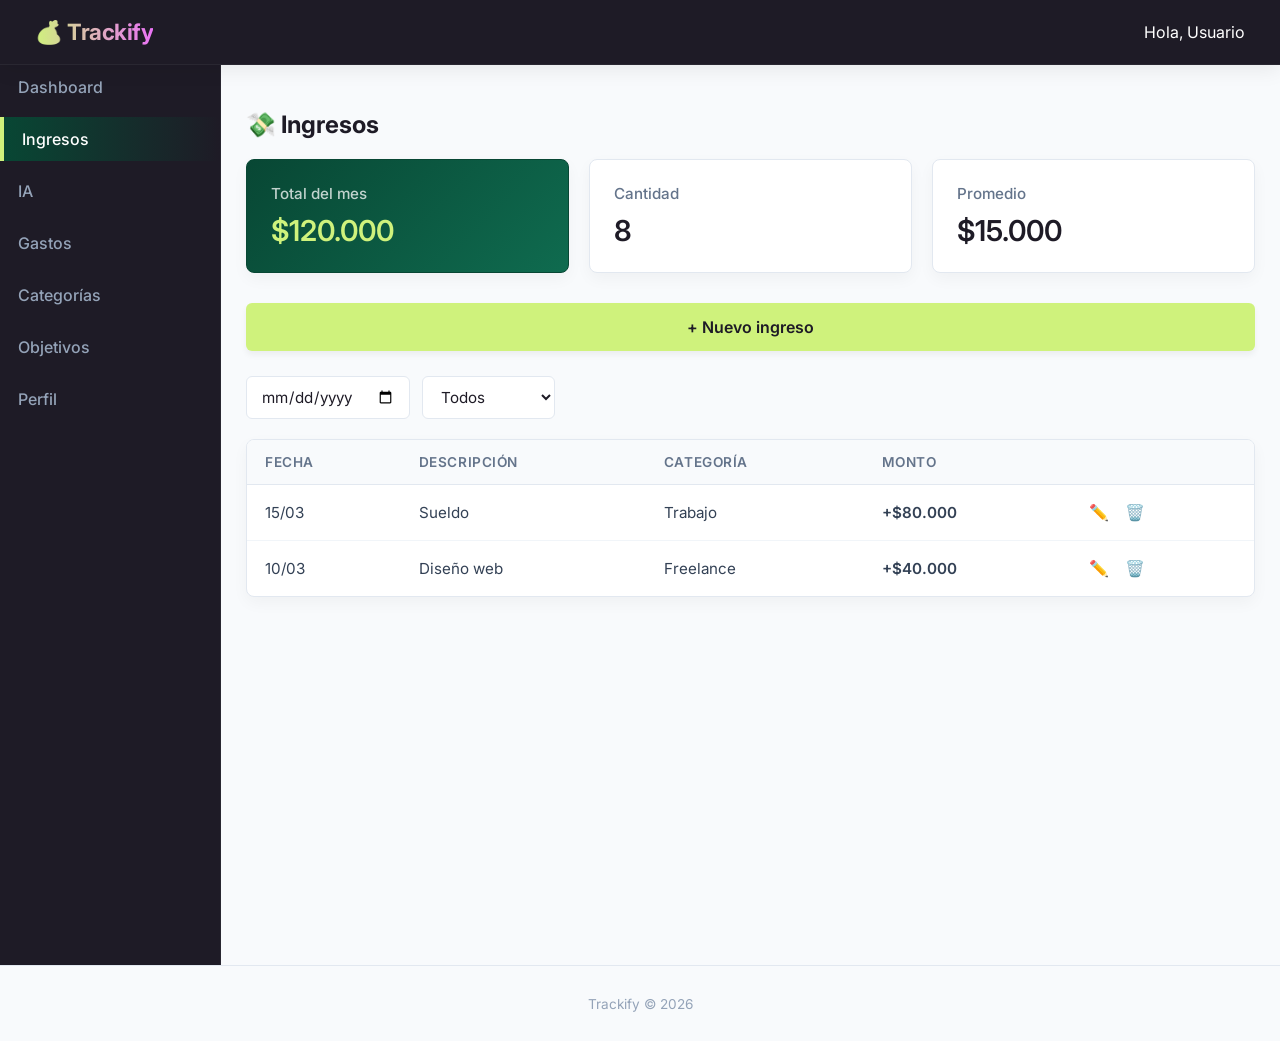
<file: ingresos.html>
<!DOCTYPE html>
<html lang="es">

<head>
    <meta charset="UTF-8">
    <meta name="viewport" content="width=device-width, initial-scale=1.0">
    <link href="https://fonts.googleapis.com/css2?family=Inter:wght@400;500;600;700&display=swap" rel="stylesheet">
    <title>Ingresos - Trackify</title>
    <link rel="stylesheet" href="styles.css">
</head>

<!-- OVERLAY -->
<div class="sidebar-overlay" id="sidebarOverlay" onclick="cerrarMenu()"></div>

<body>

    <header class="navbar">
        <div class="logo">💰 Trackify</div>
        <button class="menu-toggle" id="menuToggle" onclick="toggleMenu()" aria-label="Abrir menú">
            <span></span>
            <span></span>
            <span></span>
        </button>
        <div class="user">Hola, <span id="usuarioNombre">Usuario</span></div>
    </header>

    <div class="layout">

        <aside class="sidebar" id="sidebar">
            <nav>
                <a href="index.html">Dashboard</a>
                <a class="active">Ingresos</a>
                <a href="ia.html">IA</a>
                <a href="gastos.html">Gastos</a>
                <a href="categorias.html">Categorías</a>
                <a href="objetivos.html">Objetivos</a>
                <a href="perfil.html">Perfil</a>
            </nav>
        </aside>

        <main class="content">

            <h2>💸 Ingresos</h2>

            <!-- RESUMEN -->
            <section class="cards">
                <div class="card ingreso-card">
                    <h4>Total del mes</h4>
                    <p>$120.000</p>
                </div>
                <div class="card">
                    <h4>Cantidad</h4>
                    <p>8</p>
                </div>
                <div class="card">
                    <h4>Promedio</h4>
                    <p>$15.000</p>
                </div>
            </section>

            <!-- ACCIONES -->
            <div class="acciones">
                <button class="btn ingreso">+ Nuevo ingreso</button>
            </div>

            <!-- FILTROS -->
            <section class="filtros">
                <input type="date">
                <select>
                    <option>Todos</option>
                    <option>Sueldo</option>
                    <option>Freelance</option>
                    <option>Inversiones</option>
                </select>
            </section>

            <!-- TABLA (desktop) / CARDS (mobile) -->
            <section class="tabla-box">

                <!-- Tabla para desktop -->
                <table class="tabla tabla-desktop">
                    <thead>
                        <tr>
                            <th>Fecha</th>
                            <th>Descripción</th>
                            <th>Categoría</th>
                            <th>Monto</th>
                            <th></th>
                        </tr>
                    </thead>
                    <tbody id="tablaIngresos">
                        <tr>
                            <td>15/03</td>
                            <td>Sueldo</td>
                            <td>Trabajo</td>
                            <td class="positivo">+$80.000</td>
                            <td>
                                <button class="edit">✏️</button>
                                <button class="delete">🗑️</button>
                            </td>
                        </tr>
                        <tr>
                            <td>10/03</td>
                            <td>Diseño web</td>
                            <td>Freelance</td>
                            <td class="positivo">+$40.000</td>
                            <td>
                                <button class="edit">✏️</button>
                                <button class="delete">🗑️</button>
                            </td>
                        </tr>
                    </tbody>
                </table>

                <!-- Cards para mobile -->
                <div class="movimiento-cards" id="movimientoCards">
                    <div class="movimiento-card">
                        <div class="mc-top">
                            <span class="mc-desc">Sueldo</span>
                            <span class="mc-monto positivo">+$80.000</span>
                        </div>
                        <div class="mc-bottom">
                            <span class="mc-tag">Trabajo</span>
                            <span class="mc-fecha">15/03</span>
                            <div class="mc-acciones">
                                <button class="edit">✏️</button>
                                <button class="delete">🗑️</button>
                            </div>
                        </div>
                    </div>
                    <div class="movimiento-card">
                        <div class="mc-top">
                            <span class="mc-desc">Diseño web</span>
                            <span class="mc-monto positivo">+$40.000</span>
                        </div>
                        <div class="mc-bottom">
                            <span class="mc-tag">Freelance</span>
                            <span class="mc-fecha">10/03</span>
                            <div class="mc-acciones">
                                <button class="edit">✏️</button>
                                <button class="delete">🗑️</button>
                            </div>
                        </div>
                    </div>
                </div>

            </section>

        </main>
    </div>

    <footer class="footer">
        <p>Trackify © 2026</p>
    </footer>

    <script src="js/ia.js?v=2"></script>
    <script>
        const sidebar = document.getElementById('sidebar');
        const toggle = document.getElementById('menuToggle');
        const overlay = document.getElementById('sidebarOverlay');

        function toggleMenu() {
            sidebar.classList.contains('open') ? cerrarMenu() : abrirMenu();
        }
        function abrirMenu() {
            sidebar.classList.add('open');
            toggle.classList.add('open');
            overlay.classList.add('visible');
            document.body.style.overflow = 'hidden';
        }
        function cerrarMenu() {
            sidebar.classList.remove('open');
            toggle.classList.remove('open');
            overlay.classList.remove('visible');
            document.body.style.overflow = '';
        }
        document.addEventListener('keydown', e => { if (e.key === 'Escape') cerrarMenu(); });
        document.querySelectorAll('.sidebar a').forEach(l => l.addEventListener('click', () => { if (window.innerWidth <= 900) cerrarMenu(); }));
    </script>

</body>

</html>
</file>
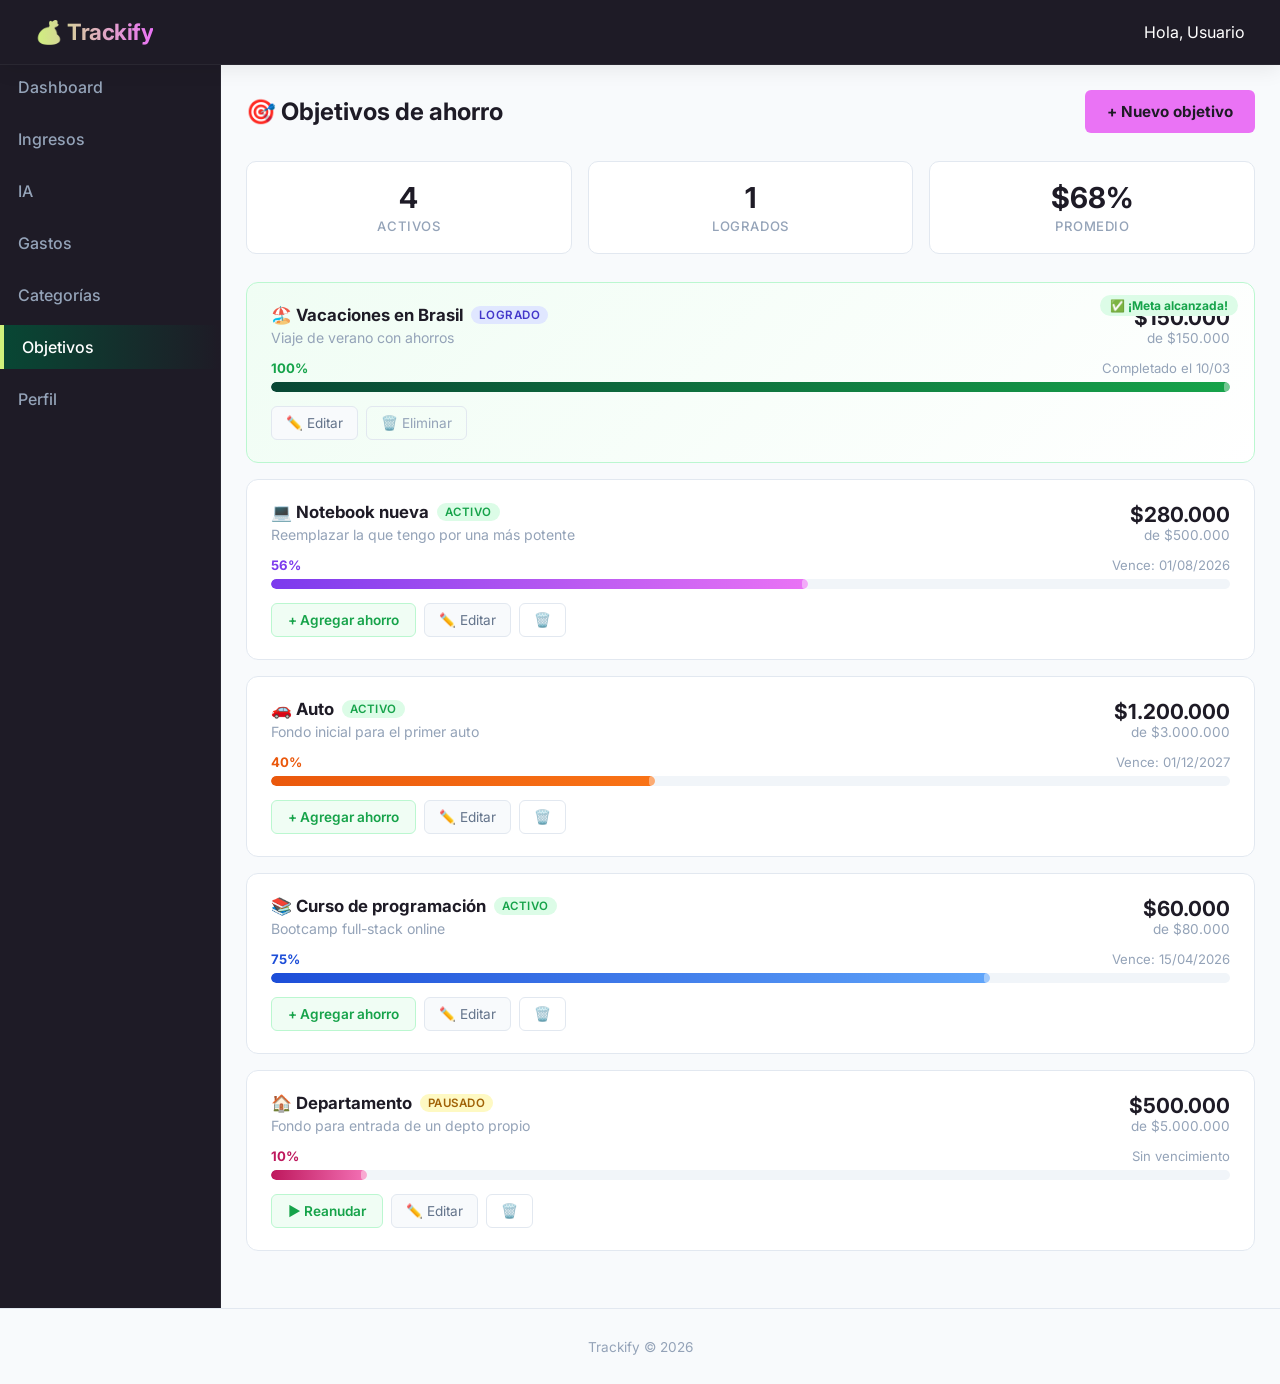
<file: objetivos.html>
<!DOCTYPE html>
<html lang="es">

<head>
    <meta charset="UTF-8">
    <meta name="viewport" content="width=device-width, initial-scale=1.0">
    <link href="https://fonts.googleapis.com/css2?family=Inter:wght@400;500;600;700&display=swap" rel="stylesheet">
    <title>Objetivos - Trackify</title>
    <link rel="stylesheet" href="styles.css">
    <style>
        /* ===== OBJETIVOS ===== */
        .page-header {
            display: flex;
            align-items: center;
            justify-content: space-between;
            margin-bottom: 28px;
            flex-wrap: wrap;
            gap: 12px;
        }

        .page-header h2 {
            margin: 0;
            font-size: 1.5rem;
        }

        .btn-nuevo {
            padding: 12px 22px;
            background: #EA73F5;
            color: #1E1B26;
            border: none;
            border-radius: 6px;
            font-weight: 700;
            font-size: 0.95rem;
            cursor: pointer;
            font-family: inherit;
            transition: all 0.2s ease;
        }

        .btn-nuevo:hover {
            opacity: 0.88;
            transform: translateY(-1px);
        }

        /* Stats rápidas */
        .obj-stats {
            display: grid;
            grid-template-columns: repeat(3, 1fr);
            gap: 16px;
            margin-bottom: 28px;
        }

        .obj-stat {
            background: white;
            border: 1px solid #E2E8F0;
            border-radius: 10px;
            padding: 18px 20px;
            text-align: center;
        }

        .obj-stat-num {
            font-size: 1.8rem;
            font-weight: 700;
            color: #1E1B26;
            display: block;
        }

        .obj-stat-label {
            font-size: 0.82rem;
            color: #94A3B8;
            font-weight: 500;
            text-transform: uppercase;
            letter-spacing: 0.04em;
        }

        /* Lista de objetivos */
        .obj-lista {
            display: flex;
            flex-direction: column;
            gap: 16px;
            margin-bottom: 32px;
        }

        .obj-card {
            background: white;
            border: 1px solid #E2E8F0;
            border-radius: 12px;
            padding: 22px 24px;
            transition: all 0.2s ease;
            position: relative;
            overflow: hidden;
        }

        .obj-card:hover {
            box-shadow: 0 8px 24px rgba(0, 0, 0, 0.07);
            transform: translateY(-1px);
        }

        .obj-card-top {
            display: flex;
            justify-content: space-between;
            align-items: flex-start;
            margin-bottom: 14px;
            gap: 12px;
        }

        .obj-info {
            flex: 1;
            min-width: 0;
        }

        .obj-nombre {
            font-weight: 700;
            font-size: 1.05rem;
            color: #1E1B26;
            display: flex;
            align-items: center;
            gap: 8px;
            margin-bottom: 4px;
        }

        .obj-badge {
            font-size: 0.72rem;
            font-weight: 600;
            padding: 2px 8px;
            border-radius: 99px;
            text-transform: uppercase;
            letter-spacing: 0.04em;
        }

        .badge-activo {
            background: #DCFCE7;
            color: #16A34A;
        }

        .badge-pausado {
            background: #FEF9C3;
            color: #A16207;
        }

        .badge-logrado {
            background: #E0E7FF;
            color: #4338CA;
        }

        .obj-desc {
            font-size: 0.88rem;
            color: #94A3B8;
        }

        .obj-montos {
            text-align: right;
            white-space: nowrap;
        }

        .obj-actual {
            font-size: 1.3rem;
            font-weight: 700;
            color: #1E1B26;
        }

        .obj-meta {
            font-size: 0.85rem;
            color: #94A3B8;
        }

        /* Barra de progreso */
        .obj-progress-wrap {
            margin-bottom: 14px;
        }

        .obj-progress-info {
            display: flex;
            justify-content: space-between;
            margin-bottom: 6px;
            font-size: 0.82rem;
        }

        .obj-pct {
            font-weight: 700;
        }

        .obj-fecha {
            color: #94A3B8;
        }

        .obj-barra {
            height: 10px;
            background: #F1F5F9;
            border-radius: 99px;
            overflow: hidden;
        }

        .obj-barra-fill {
            height: 100%;
            border-radius: 99px;
            transition: width 0.6s cubic-bezier(0.4, 0, 0.2, 1);
            position: relative;
        }

        .obj-barra-fill::after {
            content: '';
            position: absolute;
            top: 0;
            right: 0;
            width: 6px;
            height: 100%;
            background: rgba(255, 255, 255, 0.4);
            border-radius: 99px;
        }

        /* Colores por objetivo */
        .fill-verde {
            background: linear-gradient(90deg, #084734, #16A34A);
        }

        .fill-lila {
            background: linear-gradient(90deg, #7C3AED, #EA73F5);
        }

        .fill-naranja {
            background: linear-gradient(90deg, #EA580C, #F97316);
        }

        .fill-azul {
            background: linear-gradient(90deg, #1D4ED8, #60A5FA);
        }

        .fill-rosa {
            background: linear-gradient(90deg, #BE185D, #F472B6);
        }

        .pct-verde {
            color: #16A34A;
        }

        .pct-lila {
            color: #7C3AED;
        }

        .pct-naranja {
            color: #EA580C;
        }

        .pct-azul {
            color: #1D4ED8;
        }

        .pct-rosa {
            color: #BE185D;
        }

        /* Acciones del objetivo */
        .obj-acciones {
            display: flex;
            gap: 8px;
            flex-wrap: wrap;
        }

        .btn-agregar {
            padding: 8px 16px;
            background: #F0FDF4;
            color: #16A34A;
            border: 1px solid #BBF7D0;
            border-radius: 6px;
            font-size: 0.85rem;
            font-weight: 600;
            cursor: pointer;
            font-family: inherit;
            transition: all 0.15s;
        }

        .btn-agregar:hover {
            background: #DCFCE7;
        }

        .btn-editar-obj {
            padding: 8px 14px;
            background: #F8FAFC;
            color: #64748B;
            border: 1px solid #E2E8F0;
            border-radius: 6px;
            font-size: 0.85rem;
            cursor: pointer;
            font-family: inherit;
            transition: all 0.15s;
        }

        .btn-editar-obj:hover {
            background: #E2E8F0;
        }

        .btn-eliminar-obj {
            padding: 8px 14px;
            background: transparent;
            color: #94A3B8;
            border: 1px solid #E2E8F0;
            border-radius: 6px;
            font-size: 0.85rem;
            cursor: pointer;
            font-family: inherit;
            transition: all 0.15s;
        }

        .btn-eliminar-obj:hover {
            background: #FFF1F2;
            color: #BE123C;
            border-color: #FECDD3;
        }

        /* Objetivo completado */
        .obj-card.completado {
            border-color: #BBF7D0;
            background: linear-gradient(135deg, #F0FDF4, white);
        }

        .obj-card.completado::before {
            content: '✅ ¡Meta alcanzada!';
            position: absolute;
            top: 12px;
            right: 16px;
            font-size: 0.75rem;
            font-weight: 700;
            color: #16A34A;
            background: #DCFCE7;
            padding: 3px 10px;
            border-radius: 99px;
        }

        /* Modal nuevo objetivo */
        .modal-obj {
            position: fixed;
            inset: 0;
            background: rgba(15, 23, 42, 0.6);
            backdrop-filter: blur(4px);
            display: flex;
            align-items: center;
            justify-content: center;
            z-index: 1000;
            opacity: 1;
            transition: opacity 0.3s;
        }

        .modal-obj.hidden {
            opacity: 0;
            pointer-events: none;
        }

        .modal-obj-content {
            background: white;
            border-radius: 12px;
            padding: 28px 24px;
            width: 100%;
            max-width: 440px;
            box-shadow: 0 20px 40px rgba(0, 0, 0, 0.18);
            display: flex;
            flex-direction: column;
            gap: 16px;
            max-height: 90dvh;
            overflow-y: auto;
        }

        .modal-obj-content h3 {
            margin: 0;
            font-size: 1.2rem;
        }

        .form-group {
            display: flex;
            flex-direction: column;
            gap: 6px;
        }

        .form-group label {
            font-size: 0.82rem;
            font-weight: 600;
            color: #64748B;
            text-transform: uppercase;
            letter-spacing: 0.04em;
        }

        .form-group input,
        .form-group select {
            padding: 12px 14px;
            border: 1px solid #E2E8F0;
            border-radius: 6px;
            font-size: 0.95rem;
            font-family: inherit;
            background: #F8FAFC;
            outline: none;
            transition: border-color 0.2s;
        }

        .form-group input:focus,
        .form-group select:focus {
            border-color: #7C3AED;
            background: white;
            box-shadow: 0 0 0 3px rgba(124, 58, 237, 0.1);
        }

        .form-row {
            display: grid;
            grid-template-columns: 1fr 1fr;
            gap: 12px;
        }

        .modal-obj-actions {
            display: flex;
            gap: 10px;
            justify-content: flex-end;
        }

        /* ===== RESPONSIVE ===== */
        @media (max-width: 900px) {
            .obj-stats {
                grid-template-columns: repeat(3, 1fr);
            }
        }

        @media (max-width: 600px) {
            .obj-stats {
                grid-template-columns: 1fr 1fr 1fr;
                gap: 10px;
            }

            .obj-stat {
                padding: 14px 12px;
            }

            .obj-stat-num {
                font-size: 1.4rem;
            }

            .obj-card-top {
                flex-direction: column;
                gap: 8px;
            }

            .obj-montos {
                text-align: left;
            }

            .form-row {
                grid-template-columns: 1fr;
            }

            .page-header {
                flex-direction: column;
                align-items: flex-start;
            }

            .btn-nuevo {
                width: 100%;
                text-align: center;
            }

            .obj-card.completado::before {
                position: static;
                display: inline-block;
                margin-bottom: 8px;
            }
        }
    </style>
</head>

<div class="sidebar-overlay" id="sidebarOverlay" onclick="cerrarMenu()"></div>

<body>

    <header class="navbar">
        <div class="logo">💰 Trackify</div>
        <button class="menu-toggle" id="menuToggle" onclick="toggleMenu()" aria-label="Abrir menú">
            <span></span><span></span><span></span>
        </button>
        <div class="user">Hola, <span id="usuarioNombre">Usuario</span></div>
    </header>

    <div class="layout">
        <aside class="sidebar" id="sidebar">
            <nav>
                <a href="index.html">Dashboard</a>
                <a href="ingresos.html">Ingresos</a>
                <a href="ia.html">IA</a>
                <a href="gastos.html">Gastos</a>
                <a href="categorias.html">Categorías</a>
                <a class="active">Objetivos</a>
                <a href="perfil.html">Perfil</a>
            </nav>
        </aside>

        <main class="content">

            <div class="page-header">
                <h2>🎯 Objetivos de ahorro</h2>
                <button class="btn-nuevo" onclick="abrirModal()">+ Nuevo objetivo</button>
            </div>

            <!-- Stats -->
            <div class="obj-stats">
                <div class="obj-stat">
                    <span class="obj-stat-num">4</span>
                    <span class="obj-stat-label">Activos</span>
                </div>
                <div class="obj-stat">
                    <span class="obj-stat-num">1</span>
                    <span class="obj-stat-label">Logrados</span>
                </div>
                <div class="obj-stat">
                    <span class="obj-stat-num">$68%</span>
                    <span class="obj-stat-label">Promedio</span>
                </div>
            </div>

            <!-- Objetivos -->
            <div class="obj-lista">

                <!-- Completado -->
                <div class="obj-card completado">
                    <div class="obj-card-top">
                        <div class="obj-info">
                            <div class="obj-nombre">
                                🏖️ Vacaciones en Brasil
                                <span class="obj-badge badge-logrado">Logrado</span>
                            </div>
                            <div class="obj-desc">Viaje de verano con ahorros</div>
                        </div>
                        <div class="obj-montos">
                            <div class="obj-actual">$150.000</div>
                            <div class="obj-meta">de $150.000</div>
                        </div>
                    </div>
                    <div class="obj-progress-wrap">
                        <div class="obj-progress-info">
                            <span class="obj-pct pct-verde">100%</span>
                            <span class="obj-fecha">Completado el 10/03</span>
                        </div>
                        <div class="obj-barra">
                            <div class="obj-barra-fill fill-verde" style="width:100%"></div>
                        </div>
                    </div>
                    <div class="obj-acciones">
                        <button class="btn-editar-obj">✏️ Editar</button>
                        <button class="btn-eliminar-obj">🗑️ Eliminar</button>
                    </div>
                </div>

                <!-- Activo 1 -->
                <div class="obj-card">
                    <div class="obj-card-top">
                        <div class="obj-info">
                            <div class="obj-nombre">
                                💻 Notebook nueva
                                <span class="obj-badge badge-activo">Activo</span>
                            </div>
                            <div class="obj-desc">Reemplazar la que tengo por una más potente</div>
                        </div>
                        <div class="obj-montos">
                            <div class="obj-actual">$280.000</div>
                            <div class="obj-meta">de $500.000</div>
                        </div>
                    </div>
                    <div class="obj-progress-wrap">
                        <div class="obj-progress-info">
                            <span class="obj-pct pct-lila">56%</span>
                            <span class="obj-fecha">Vence: 01/08/2026</span>
                        </div>
                        <div class="obj-barra">
                            <div class="obj-barra-fill fill-lila" style="width:56%"></div>
                        </div>
                    </div>
                    <div class="obj-acciones">
                        <button class="btn-agregar">+ Agregar ahorro</button>
                        <button class="btn-editar-obj">✏️ Editar</button>
                        <button class="btn-eliminar-obj">🗑️</button>
                    </div>
                </div>

                <!-- Activo 2 -->
                <div class="obj-card">
                    <div class="obj-card-top">
                        <div class="obj-info">
                            <div class="obj-nombre">
                                🚗 Auto
                                <span class="obj-badge badge-activo">Activo</span>
                            </div>
                            <div class="obj-desc">Fondo inicial para el primer auto</div>
                        </div>
                        <div class="obj-montos">
                            <div class="obj-actual">$1.200.000</div>
                            <div class="obj-meta">de $3.000.000</div>
                        </div>
                    </div>
                    <div class="obj-progress-wrap">
                        <div class="obj-progress-info">
                            <span class="obj-pct pct-naranja">40%</span>
                            <span class="obj-fecha">Vence: 01/12/2027</span>
                        </div>
                        <div class="obj-barra">
                            <div class="obj-barra-fill fill-naranja" style="width:40%"></div>
                        </div>
                    </div>
                    <div class="obj-acciones">
                        <button class="btn-agregar">+ Agregar ahorro</button>
                        <button class="btn-editar-obj">✏️ Editar</button>
                        <button class="btn-eliminar-obj">🗑️</button>
                    </div>
                </div>

                <!-- Activo 3 -->
                <div class="obj-card">
                    <div class="obj-card-top">
                        <div class="obj-info">
                            <div class="obj-nombre">
                                📚 Curso de programación
                                <span class="obj-badge badge-activo">Activo</span>
                            </div>
                            <div class="obj-desc">Bootcamp full-stack online</div>
                        </div>
                        <div class="obj-montos">
                            <div class="obj-actual">$60.000</div>
                            <div class="obj-meta">de $80.000</div>
                        </div>
                    </div>
                    <div class="obj-progress-wrap">
                        <div class="obj-progress-info">
                            <span class="obj-pct pct-azul">75%</span>
                            <span class="obj-fecha">Vence: 15/04/2026</span>
                        </div>
                        <div class="obj-barra">
                            <div class="obj-barra-fill fill-azul" style="width:75%"></div>
                        </div>
                    </div>
                    <div class="obj-acciones">
                        <button class="btn-agregar">+ Agregar ahorro</button>
                        <button class="btn-editar-obj">✏️ Editar</button>
                        <button class="btn-eliminar-obj">🗑️</button>
                    </div>
                </div>

                <!-- Pausado -->
                <div class="obj-card">
                    <div class="obj-card-top">
                        <div class="obj-info">
                            <div class="obj-nombre">
                                🏠 Departamento
                                <span class="obj-badge badge-pausado">Pausado</span>
                            </div>
                            <div class="obj-desc">Fondo para entrada de un depto propio</div>
                        </div>
                        <div class="obj-montos">
                            <div class="obj-actual">$500.000</div>
                            <div class="obj-meta">de $5.000.000</div>
                        </div>
                    </div>
                    <div class="obj-progress-wrap">
                        <div class="obj-progress-info">
                            <span class="obj-pct pct-rosa">10%</span>
                            <span class="obj-fecha">Sin vencimiento</span>
                        </div>
                        <div class="obj-barra">
                            <div class="obj-barra-fill fill-rosa" style="width:10%"></div>
                        </div>
                    </div>
                    <div class="obj-acciones">
                        <button class="btn-agregar">▶ Reanudar</button>
                        <button class="btn-editar-obj">✏️ Editar</button>
                        <button class="btn-eliminar-obj">🗑️</button>
                    </div>
                </div>

            </div>

        </main>
    </div>

    <footer class="footer">
        <p>Trackify © 2026</p>
    </footer>

    <!-- MODAL NUEVO OBJETIVO -->
    <div class="modal-obj hidden" id="modalObj">
        <div class="modal-obj-content">
            <h3>🎯 Nuevo objetivo</h3>
            <div class="form-group">
                <label>Nombre</label>
                <input type="text" placeholder="Ej: Notebook nueva">
            </div>
            <div class="form-group">
                <label>Descripción (opcional)</label>
                <input type="text" placeholder="Ej: Para el trabajo remoto">
            </div>
            <div class="form-row">
                <div class="form-group">
                    <label>Meta ($)</label>
                    <input type="number" placeholder="500000">
                </div>
                <div class="form-group">
                    <label>Ahorro inicial ($)</label>
                    <input type="number" placeholder="0">
                </div>
            </div>
            <div class="form-row">
                <div class="form-group">
                    <label>Fecha límite</label>
                    <input type="date">
                </div>
                <div class="form-group">
                    <label>Estado</label>
                    <select>
                        <option>Activo</option>
                        <option>Pausado</option>
                    </select>
                </div>
            </div>
            <div class="modal-obj-actions">
                <button
                    style="padding:11px 20px;border-radius:6px;border:1px solid #CBD5E1;background:transparent;color:#64748B;cursor:pointer;font-family:inherit;"
                    onclick="cerrarModal()">Cancelar</button>
                <button class="btn-nuevo" onclick="cerrarModal()">Guardar objetivo</button>
            </div>
        </div>
    </div>

    <script>
        const sidebar = document.getElementById('sidebar');
        const toggle = document.getElementById('menuToggle');
        const overlay = document.getElementById('sidebarOverlay');
        function toggleMenu() { sidebar.classList.contains('open') ? cerrarMenu() : abrirMenu(); }
        function abrirMenu() { sidebar.classList.add('open'); toggle.classList.add('open'); overlay.classList.add('visible'); document.body.style.overflow = 'hidden'; }
        function cerrarMenu() { sidebar.classList.remove('open'); toggle.classList.remove('open'); overlay.classList.remove('visible'); document.body.style.overflow = ''; }
        document.addEventListener('keydown', e => { if (e.key === 'Escape') { cerrarMenu(); cerrarModal(); } });
        document.querySelectorAll('.sidebar a').forEach(l => l.addEventListener('click', () => { if (window.innerWidth <= 900) cerrarMenu(); }));

        function abrirModal() { document.getElementById('modalObj').classList.remove('hidden'); }
        function cerrarModal() { document.getElementById('modalObj').classList.add('hidden'); }
        document.getElementById('modalObj').addEventListener('click', function (e) { if (e.target === this) cerrarModal(); });
    </script>

</body>

</html>
</file>
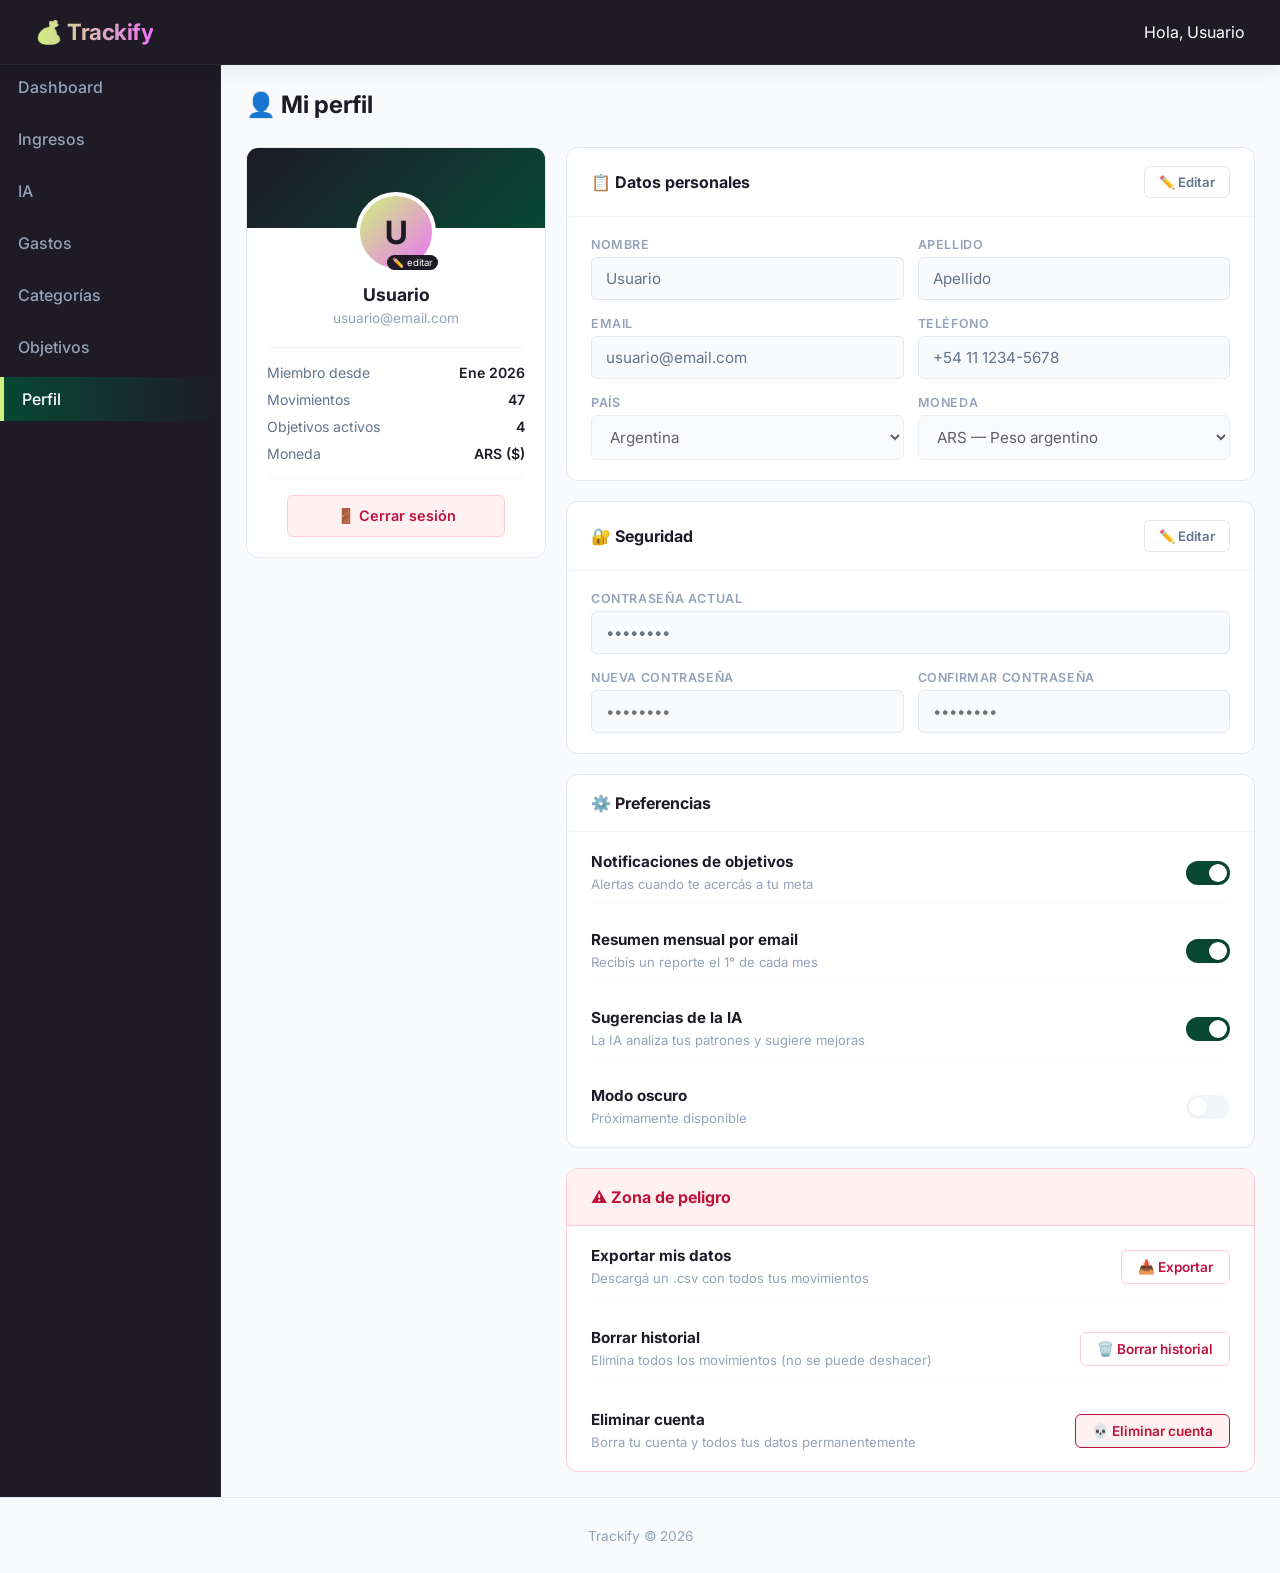
<file: perfil.html>
<!DOCTYPE html>
<html lang="es">

<head>
    <meta charset="UTF-8">
    <meta name="viewport" content="width=device-width, initial-scale=1.0">
    <link href="https://fonts.googleapis.com/css2?family=Inter:wght@400;500;600;700&display=swap" rel="stylesheet">
    <title>Perfil - Trackify</title>
    <link rel="stylesheet" href="styles.css">
    <style>
        /* ===== PERFIL ===== */
        .page-header {
            margin-bottom: 28px;
        }

        .page-header h2 {
            margin: 0;
            font-size: 1.5rem;
        }

        /* Layout de dos columnas */
        .perfil-layout {
            display: grid;
            grid-template-columns: 300px 1fr;
            gap: 20px;
            align-items: start;
        }

        /* ---- Columna izquierda ---- */
        .perfil-sidebar-card {
            background: white;
            border: 1px solid #E2E8F0;
            border-radius: 12px;
            overflow: hidden;
            position: sticky;
            top: 80px;
        }

        .perfil-banner {
            height: 80px;
            background: linear-gradient(135deg, #1E1B26, #084734);
            position: relative;
        }

        .perfil-avatar-wrap {
            display: flex;
            justify-content: center;
            margin-top: -36px;
            margin-bottom: 12px;
            position: relative;
        }

        .perfil-avatar {
            width: 72px;
            height: 72px;
            border-radius: 50%;
            background: linear-gradient(135deg, #CFF27C, #EA73F5);
            border: 4px solid white;
            display: flex;
            align-items: center;
            justify-content: center;
            font-size: 2rem;
            font-weight: 700;
            color: #1E1B26;
            cursor: pointer;
            transition: opacity 0.2s;
            user-select: none;
        }

        .perfil-avatar:hover {
            opacity: 0.85;
        }

        .perfil-avatar-edit {
            position: absolute;
            bottom: 2px;
            right: calc(50% - 42px);
            background: #1E1B26;
            color: white;
            font-size: 0.6rem;
            padding: 2px 5px;
            border-radius: 99px;
        }

        .perfil-nombre-box {
            text-align: center;
            padding: 0 20px 20px;
        }

        .perfil-nombre-box strong {
            display: block;
            font-size: 1.1rem;
            color: #1E1B26;
            margin-bottom: 2px;
        }

        .perfil-nombre-box span {
            font-size: 0.85rem;
            color: #94A3B8;
        }

        .perfil-divider {
            height: 1px;
            background: #F1F5F9;
            margin: 0 20px;
        }

        /* Stats del usuario */
        .perfil-user-stats {
            padding: 16px 20px;
            display: flex;
            flex-direction: column;
            gap: 10px;
        }

        .perfil-user-stat {
            display: flex;
            justify-content: space-between;
            font-size: 0.88rem;
        }

        .perfil-user-stat span:first-child {
            color: #64748B;
        }

        .perfil-user-stat span:last-child {
            font-weight: 600;
            color: #1E1B26;
        }

        /* Botón cerrar sesión */
        .btn-logout {
            display: block;
            width: calc(100% - 40px);
            margin: 0 20px 20px;
            padding: 11px;
            background: #FFF1F2;
            color: #BE123C;
            border: 1px solid #FECDD3;
            border-radius: 6px;
            font-weight: 600;
            font-size: 0.9rem;
            cursor: pointer;
            font-family: inherit;
            transition: all 0.2s;
            text-align: center;
        }

        .btn-logout:hover {
            background: #FFE4E6;
        }

        /* ---- Columna derecha ---- */
        .perfil-secciones {
            display: flex;
            flex-direction: column;
            gap: 20px;
        }

        .seccion-card {
            background: white;
            border: 1px solid #E2E8F0;
            border-radius: 12px;
            overflow: hidden;
        }

        .seccion-header {
            padding: 18px 24px;
            border-bottom: 1px solid #F1F5F9;
            display: flex;
            justify-content: space-between;
            align-items: center;
        }

        .seccion-header h3 {
            margin: 0;
            font-size: 1rem;
            color: #1E1B26;
        }

        .btn-editar-seccion {
            padding: 7px 14px;
            background: transparent;
            border: 1px solid #E2E8F0;
            border-radius: 6px;
            font-size: 0.82rem;
            font-weight: 600;
            color: #64748B;
            cursor: pointer;
            font-family: inherit;
            transition: all 0.15s;
        }

        .btn-editar-seccion:hover {
            background: #F8FAFC;
            color: #1E1B26;
        }

        .btn-editar-seccion.guardando {
            background: #084734;
            color: #CFF27C;
            border-color: #084734;
        }

        .seccion-body {
            padding: 20px 24px;
            display: flex;
            flex-direction: column;
            gap: 16px;
        }

        /* Campos del formulario */
        .campo-row {
            display: grid;
            grid-template-columns: 1fr 1fr;
            gap: 14px;
        }

        .campo {
            display: flex;
            flex-direction: column;
            gap: 5px;
        }

        .campo label {
            font-size: 0.78rem;
            font-weight: 600;
            color: #94A3B8;
            text-transform: uppercase;
            letter-spacing: 0.05em;
        }

        .campo input,
        .campo select {
            padding: 11px 14px;
            border: 1px solid #E2E8F0;
            border-radius: 6px;
            font-size: 0.95rem;
            font-family: inherit;
            background: #F8FAFC;
            color: #1E1B26;
            outline: none;
            transition: all 0.2s;
        }

        .campo input:focus,
        .campo select:focus {
            border-color: #084734;
            background: white;
            box-shadow: 0 0 0 3px rgba(8, 71, 52, 0.1);
        }

        .campo input:disabled {
            background: #F8FAFC;
            color: #64748B;
            cursor: default;
        }

        /* Toggle switches */
        .toggle-row {
            display: flex;
            justify-content: space-between;
            align-items: center;
            padding: 10px 0;
            border-bottom: 1px solid #F8FAFC;
        }

        .toggle-row:last-child {
            border-bottom: none;
            padding-bottom: 0;
        }

        .toggle-row:first-child {
            padding-top: 0;
        }

        .toggle-info strong {
            display: block;
            font-size: 0.95rem;
            color: #1E1B26;
            margin-bottom: 2px;
        }

        .toggle-info span {
            font-size: 0.82rem;
            color: #94A3B8;
        }

        .switch {
            position: relative;
            width: 44px;
            height: 24px;
            flex-shrink: 0;
        }

        .switch input {
            opacity: 0;
            width: 0;
            height: 0;
        }

        .slider {
            position: absolute;
            inset: 0;
            background: #E2E8F0;
            border-radius: 99px;
            cursor: pointer;
            transition: background 0.3s;
        }

        .slider::before {
            content: '';
            position: absolute;
            width: 18px;
            height: 18px;
            left: 3px;
            top: 3px;
            background: white;
            border-radius: 50%;
            transition: transform 0.3s;
            box-shadow: 0 1px 4px rgba(0, 0, 0, 0.15);
        }

        .switch input:checked+.slider {
            background: #084734;
        }

        .switch input:checked+.slider::before {
            transform: translateX(20px);
        }

        /* Zona de peligro */
        .zona-peligro {
            border-color: #FECDD3;
        }

        .zona-peligro .seccion-header {
            background: #FFF1F2;
            border-bottom-color: #FECDD3;
        }

        .zona-peligro .seccion-header h3 {
            color: #BE123C;
        }

        .peligro-row {
            display: flex;
            justify-content: space-between;
            align-items: center;
            padding: 12px 0;
            border-bottom: 1px solid #F8FAFC;
        }

        .peligro-row:last-child {
            border-bottom: none;
            padding-bottom: 0;
        }

        .peligro-row:first-child {
            padding-top: 0;
        }

        .peligro-info strong {
            display: block;
            font-size: 0.95rem;
            color: #1E1B26;
            margin-bottom: 2px;
        }

        .peligro-info span {
            font-size: 0.82rem;
            color: #94A3B8;
        }

        .btn-peligro {
            padding: 8px 16px;
            background: transparent;
            border: 1px solid #FECDD3;
            border-radius: 6px;
            color: #BE123C;
            font-size: 0.85rem;
            font-weight: 600;
            cursor: pointer;
            font-family: inherit;
            white-space: nowrap;
            transition: all 0.15s;
        }

        .btn-peligro:hover {
            background: #FFF1F2;
        }

        /* ===== RESPONSIVE ===== */
        @media (max-width: 900px) {
            .perfil-layout {
                grid-template-columns: 1fr;
            }

            .perfil-sidebar-card {
                position: static;
            }

            .perfil-user-stats {
                flex-direction: row;
                flex-wrap: wrap;
                gap: 14px;
            }

            .perfil-user-stat {
                flex-direction: column;
                gap: 2px;
                min-width: 100px;
            }
        }

        @media (max-width: 540px) {
            .campo-row {
                grid-template-columns: 1fr;
            }

            .peligro-row {
                flex-direction: column;
                align-items: flex-start;
                gap: 10px;
            }

            .btn-peligro {
                width: 100%;
                text-align: center;
            }
        }
    </style>
</head>

<div class="sidebar-overlay" id="sidebarOverlay" onclick="cerrarMenu()"></div>

<body>

    <header class="navbar">
        <div class="logo">💰 Trackify</div>
        <button class="menu-toggle" id="menuToggle" onclick="toggleMenu()" aria-label="Abrir menú">
            <span></span><span></span><span></span>
        </button>
        <div class="user">Hola, <span id="usuarioNombre">Usuario</span></div>
    </header>

    <div class="layout">
        <aside class="sidebar" id="sidebar">
            <nav>
                <a href="index.html">Dashboard</a>
                <a href="ingresos.html">Ingresos</a>
                <a href="ia.html">IA</a>
                <a href="gastos.html">Gastos</a>
                <a href="categorias.html">Categorías</a>
                <a href="objetivos.html">Objetivos</a>
                <a class="active">Perfil</a>
            </nav>
        </aside>

        <main class="content">

            <div class="page-header">
                <h2>👤 Mi perfil</h2>
            </div>

            <div class="perfil-layout">

                <!-- Columna izquierda -->
                <div>
                    <div class="perfil-sidebar-card">
                        <div class="perfil-banner"></div>
                        <div class="perfil-avatar-wrap">
                            <div class="perfil-avatar" title="Cambiar foto">U</div>
                            <span class="perfil-avatar-edit">✏️ editar</span>
                        </div>
                        <div class="perfil-nombre-box">
                            <strong id="nombreMostrado">Usuario</strong>
                            <span id="emailMostrado">usuario@email.com</span>
                        </div>
                        <div class="perfil-divider"></div>
                        <div class="perfil-user-stats">
                            <div class="perfil-user-stat">
                                <span>Miembro desde</span>
                                <span>Ene 2026</span>
                            </div>
                            <div class="perfil-user-stat">
                                <span>Movimientos</span>
                                <span>47</span>
                            </div>
                            <div class="perfil-user-stat">
                                <span>Objetivos activos</span>
                                <span>4</span>
                            </div>
                            <div class="perfil-user-stat">
                                <span>Moneda</span>
                                <span>ARS ($)</span>
                            </div>
                        </div>
                        <div class="perfil-divider"></div>
                        <div style="padding:16px 20px 0;">
                            <button class="btn-logout" onclick="confirmarLogout()">🚪 Cerrar sesión</button>
                        </div>
                    </div>
                </div>

                <!-- Columna derecha -->
                <div class="perfil-secciones">

                    <!-- Datos personales -->
                    <div class="seccion-card">
                        <div class="seccion-header">
                            <h3>📋 Datos personales</h3>
                            <button class="btn-editar-seccion" id="btnDatos" onclick="toggleEditar('datos')">✏️
                                Editar</button>
                        </div>
                        <div class="seccion-body">
                            <div class="campo-row">
                                <div class="campo">
                                    <label>Nombre</label>
                                    <input type="text" id="inputNombre" value="Usuario" disabled>
                                </div>
                                <div class="campo">
                                    <label>Apellido</label>
                                    <input type="text" id="inputApellido" value="Apellido" disabled>
                                </div>
                            </div>
                            <div class="campo-row">
                                <div class="campo">
                                    <label>Email</label>
                                    <input type="email" id="inputEmail" value="usuario@email.com" disabled>
                                </div>
                                <div class="campo">
                                    <label>Teléfono</label>
                                    <input type="tel" id="inputTel" value="+54 11 1234-5678" disabled>
                                </div>
                            </div>
                            <div class="campo-row">
                                <div class="campo">
                                    <label>País</label>
                                    <select id="inputPais" disabled>
                                        <option selected>Argentina</option>
                                        <option>Uruguay</option>
                                        <option>Chile</option>
                                        <option>México</option>
                                        <option>España</option>
                                    </select>
                                </div>
                                <div class="campo">
                                    <label>Moneda</label>
                                    <select id="inputMoneda" disabled>
                                        <option selected>ARS — Peso argentino</option>
                                        <option>USD — Dólar</option>
                                        <option>EUR — Euro</option>
                                        <option>UYU — Peso uruguayo</option>
                                    </select>
                                </div>
                            </div>
                        </div>
                    </div>

                    <!-- Seguridad -->
                    <div class="seccion-card">
                        <div class="seccion-header">
                            <h3>🔐 Seguridad</h3>
                            <button class="btn-editar-seccion" id="btnSeg" onclick="toggleEditar('seg')">✏️
                                Editar</button>
                        </div>
                        <div class="seccion-body">
                            <div class="campo">
                                <label>Contraseña actual</label>
                                <input type="password" id="inputPassActual" value="••••••••" disabled>
                            </div>
                            <div class="campo-row">
                                <div class="campo">
                                    <label>Nueva contraseña</label>
                                    <input type="password" id="inputPassNueva" placeholder="••••••••" disabled>
                                </div>
                                <div class="campo">
                                    <label>Confirmar contraseña</label>
                                    <input type="password" id="inputPassConf" placeholder="••••••••" disabled>
                                </div>
                            </div>
                        </div>
                    </div>

                    <!-- Preferencias -->
                    <div class="seccion-card">
                        <div class="seccion-header">
                            <h3>⚙️ Preferencias</h3>
                        </div>
                        <div class="seccion-body">
                            <div class="toggle-row">
                                <div class="toggle-info">
                                    <strong>Notificaciones de objetivos</strong>
                                    <span>Alertas cuando te acercás a tu meta</span>
                                </div>
                                <label class="switch">
                                    <input type="checkbox" checked>
                                    <span class="slider"></span>
                                </label>
                            </div>
                            <div class="toggle-row">
                                <div class="toggle-info">
                                    <strong>Resumen mensual por email</strong>
                                    <span>Recibís un reporte el 1° de cada mes</span>
                                </div>
                                <label class="switch">
                                    <input type="checkbox" checked>
                                    <span class="slider"></span>
                                </label>
                            </div>
                            <div class="toggle-row">
                                <div class="toggle-info">
                                    <strong>Sugerencias de la IA</strong>
                                    <span>La IA analiza tus patrones y sugiere mejoras</span>
                                </div>
                                <label class="switch">
                                    <input type="checkbox" checked>
                                    <span class="slider"></span>
                                </label>
                            </div>
                            <div class="toggle-row">
                                <div class="toggle-info">
                                    <strong>Modo oscuro</strong>
                                    <span>Próximamente disponible</span>
                                </div>
                                <label class="switch">
                                    <input type="checkbox" disabled>
                                    <span class="slider" style="opacity:0.4;cursor:default"></span>
                                </label>
                            </div>
                        </div>
                    </div>

                    <!-- Zona de peligro -->
                    <div class="seccion-card zona-peligro">
                        <div class="seccion-header">
                            <h3>⚠️ Zona de peligro</h3>
                        </div>
                        <div class="seccion-body">
                            <div class="peligro-row">
                                <div class="peligro-info">
                                    <strong>Exportar mis datos</strong>
                                    <span>Descargá un .csv con todos tus movimientos</span>
                                </div>
                                <button class="btn-peligro">📥 Exportar</button>
                            </div>
                            <div class="peligro-row">
                                <div class="peligro-info">
                                    <strong>Borrar historial</strong>
                                    <span>Elimina todos los movimientos (no se puede deshacer)</span>
                                </div>
                                <button class="btn-peligro">🗑️ Borrar historial</button>
                            </div>
                            <div class="peligro-row">
                                <div class="peligro-info">
                                    <strong>Eliminar cuenta</strong>
                                    <span>Borra tu cuenta y todos tus datos permanentemente</span>
                                </div>
                                <button class="btn-peligro" style="border-color:#BE123C;background:#FFF1F2;">💀 Eliminar
                                    cuenta</button>
                            </div>
                        </div>
                    </div>

                </div>
            </div>

        </main>
    </div>

    <footer class="footer">
        <p>Trackify © 2026</p>
    </footer>

    <script>
        // Sidebar
        const sidebar = document.getElementById('sidebar');
        const toggle = document.getElementById('menuToggle');
        const overlay = document.getElementById('sidebarOverlay');
        function toggleMenu() { sidebar.classList.contains('open') ? cerrarMenu() : abrirMenu(); }
        function abrirMenu() { sidebar.classList.add('open'); toggle.classList.add('open'); overlay.classList.add('visible'); document.body.style.overflow = 'hidden'; }
        function cerrarMenu() { sidebar.classList.remove('open'); toggle.classList.remove('open'); overlay.classList.remove('visible'); document.body.style.overflow = ''; }
        document.addEventListener('keydown', e => { if (e.key === 'Escape') cerrarMenu(); });
        document.querySelectorAll('.sidebar a').forEach(l => l.addEventListener('click', () => { if (window.innerWidth <= 900) cerrarMenu(); }));

        // Toggle editar secciones
        const secciones = {
            datos: {
                btn: 'btnDatos',
                campos: ['inputNombre', 'inputApellido', 'inputEmail', 'inputTel', 'inputPais', 'inputMoneda'],
                editando: false
            },
            seg: {
                btn: 'btnSeg',
                campos: ['inputPassActual', 'inputPassNueva', 'inputPassConf'],
                editando: false
            }
        };

        function toggleEditar(id) {
            const s = secciones[id];
            const btn = document.getElementById(s.btn);
            s.editando = !s.editando;

            s.campos.forEach(c => {
                const el = document.getElementById(c);
                if (el) el.disabled = !s.editando;
            });

            if (s.editando) {
                btn.textContent = '💾 Guardar';
                btn.classList.add('guardando');
            } else {
                btn.textContent = '✏️ Editar';
                btn.classList.remove('guardando');
                // Actualizar nombre y email mostrados
                const nom = document.getElementById('inputNombre');
                const ape = document.getElementById('inputApellido');
                const eml = document.getElementById('inputEmail');
                if (nom && ape) document.getElementById('nombreMostrado').textContent = nom.value + ' ' + ape.value;
                if (eml) document.getElementById('emailMostrado').textContent = eml.value;
            }
        }

        // Avatar: inicial del nombre
        function actualizarAvatar() {
            const nom = document.getElementById('inputNombre').value;
            document.querySelector('.perfil-avatar').textContent = nom ? nom[0].toUpperCase() : 'U';
        }
        document.getElementById('inputNombre').addEventListener('input', actualizarAvatar);

        // Logout
        function confirmarLogout() {
            if (confirm('¿Cerrar sesión?')) alert('Sesión cerrada. Redirigiendo al login...');
        }
    </script>

</body>

</html>
</file>
<file: styles.css>
/* ===== BASE ===== */
body {
    margin: 0;
    font-family: 'Inter', -apple-system, BlinkMacSystemFont, "Segoe UI", Roboto, sans-serif;
    background: #F8FAFC;
    color: #1E1B26;
}

/* ===== NAVBAR ===== */
.navbar {
    display: flex;
    justify-content: space-between;
    align-items: center;
    padding: 18px 35px;
    background: #1E1B26;
    color: white;
    box-shadow: 0 4px 20px rgba(0, 0, 0, 0.08);
    z-index: 50;
    position: relative;
    border-bottom: 1px solid rgba(255, 255, 255, 0.05);
}

.logo {
    font-weight: 700;
    font-size: 1.4rem;
    letter-spacing: -0.5px;
    background: linear-gradient(90deg, #CFF27C, #EA73F5);
    background-clip: text;
    -webkit-background-clip: text;
    -webkit-text-fill-color: transparent;
}

/* ===== LAYOUT ===== */
.layout {
    display: flex;
}

.sidebar {
    width: 220px;
    background: #1E1B26;
    min-height: 100vh;
    position: sticky;
    top: 0;
    border-right: 1px solid rgba(255, 255, 255, 0.05);
}

.sidebar a {
    display: block;
    padding: 12px 18px;
    color: #94a3b8;
    border-radius: 6px;
    margin-bottom: 8px;
    cursor: pointer;
    text-decoration: none;
    transition: all 0.3s ease;
    font-weight: 500;
}

.sidebar a:hover {
    background: rgba(255, 255, 255, 0.05);
    color: white;
    transform: translateX(4px);
}

.sidebar .active {
    background: linear-gradient(90deg, #084734, transparent);
    color: white;
    border-left: 4px solid #CFF27C;
    border-radius: 0 6px 6px 0;
}

.content {
    flex: 1;
    padding: 25px;
}

/* ===== CARDS ===== */
.cards {
    display: flex;
    gap: 20px;
    margin-bottom: 30px;
}

.card {
    flex: 1;
    background: white;
    padding: 24px;
    border-radius: 8px;
    box-shadow: 0 6px 16px rgba(0, 0, 0, 0.04);
    transition: transform 0.3s ease, box-shadow 0.3s ease;
    border: 1px solid #E2E8F0;
}

.card:hover {
    transform: translateY(-3px);
    box-shadow: 0 10px 24px rgba(0, 0, 0, 0.06);
}

.card h4 {
    margin: 0 0 10px 0;
    color: #64748B;
    font-weight: 500;
    font-size: 0.95rem;
}

.card p {
    margin: 0;
    font-size: 1.8rem;
    font-weight: 600;
    color: #1E1B26;
}

.highlight {
    background: linear-gradient(135deg, #1E1B26, #084734);
    color: white;
    border: 1px solid #084734;
}

.highlight h4 {
    color: rgba(255, 255, 255, 0.8);
}

.highlight p {
    color: #CFF27C;
}

/* ===== CONTENIDO GENERAL ===== */
.acciones {
    display: flex;
    gap: 15px;
    margin-bottom: 25px;
}

.grid {
    display: grid;
    grid-template-columns: 1fr 1fr;
    gap: 20px;
    margin-bottom: 30px;
}

@media (max-width: 768px) {
    .grid {
        grid-template-columns: 1fr;
    }

    .acciones {
        flex-direction: column;
    }
}

.box {
    background: white;
    padding: 24px;
    border-radius: 8px;
    box-shadow: 0 6px 16px rgba(0, 0, 0, 0.04);
    border: 1px solid #E2E8F0;
    transition: box-shadow 0.3s ease;
}

.box:hover {
    box-shadow: 0 10px 24px rgba(0, 0, 0, 0.06);
}

.box h3 {
    margin-top: 0;
    margin-bottom: 15px;
    color: #1E1B26;
    font-size: 1.15rem;
}

#movimientos {
    list-style: none;
    padding: 0;
    margin: 0;
}

#movimientos li {
    padding: 12px 0;
    border-bottom: 1px solid #f8fafc;
    display: flex;
    justify-content: space-between;
    color: #334155;
    font-size: 0.95rem;
}

#movimientos li:last-child {
    border-bottom: none;
}

/* ===== BOTONES ===== */
.btn {
    padding: 14px 20px;
    border: none;
    border-radius: 6px;
    cursor: pointer;
    color: white;
    font-weight: 600;
    font-size: 1rem;
    font-family: inherit;
    flex: 1;
    transition: all 0.3s cubic-bezier(0.4, 0, 0.2, 1);
    box-shadow: 0 4px 6px rgba(0, 0, 0, 0.05);
    display: flex;
    justify-content: center;
    align-items: center;
    position: relative;
    overflow: hidden;
}

.btn::after {
    content: '';
    position: absolute;
    top: 0;
    left: -100%;
    width: 50%;
    height: 100%;
    background: linear-gradient(90deg, transparent, rgba(255, 255, 255, 0.2), transparent);
    transition: all 0.4s ease;
}

.btn:hover::after {
    left: 100%;
}

.btn:hover {
    transform: translateY(-2px);
    box-shadow: 0 8px 15px rgba(0, 0, 0, 0.1);
}

.btn:active {
    transform: translateY(0);
}

.ingreso {
    background: #CFF27C;
    color: #1E1B26;
}

.gasto {
    background: #700353;
    color: white;
}

.objetivo {
    background: #EA73F5;
    color: #1E1B26;
}

/* ===== MODAL ===== */
.modal {
    position: fixed;
    top: 0;
    left: 0;
    width: 100%;
    height: 100%;
    background: rgba(15, 23, 42, 0.6);
    backdrop-filter: blur(4px);
    display: flex;
    align-items: center;
    justify-content: center;
    z-index: 1000;
    opacity: 1;
    transition: opacity 0.3s ease;
}

.modal.hidden {
    opacity: 0;
    pointer-events: none;
}

.modal-content {
    background: white;
    padding: 30px;
    border-radius: 8px;
    width: 100%;
    max-width: 420px;
    box-shadow: 0 20px 40px rgba(0, 0, 0, 0.2);
    transform: translateY(0) scale(1);
    transition: all 0.3s ease;
    display: flex;
    flex-direction: column;
    gap: 15px;
}

.modal.hidden .modal-content {
    transform: translateY(-20px) scale(0.95);
}

.modal-content h3 {
    margin: 0 0 5px 0;
    color: #1E1B26;
    font-size: 1.3rem;
}

.modal-content input {
    padding: 14px 16px;
    border: 1px solid #E2E8F0;
    border-radius: 6px;
    font-size: 1rem;
    font-family: inherit;
    outline: none;
    transition: all 0.2s ease;
    background: #F8FAFC;
}

.modal-content input:focus {
    border-color: #084734;
    background: white;
    box-shadow: 0 0 0 3px rgba(8, 71, 52, 0.15);
}

.modal-actions {
    display: flex;
    justify-content: flex-end;
    gap: 12px;
    margin-top: 15px;
}

.modal-actions .btn {
    flex: none;
    padding: 12px 24px;
    border-radius: 6px;
    background: #084734;
    color: #CFF27C;
}

.modal-actions .cancel {
    background: transparent;
    color: #64748b;
    border: 1px solid #cbd5e1;
    box-shadow: none;
}

.modal-actions .cancel:hover {
    background: #f1f5f9;
    color: #0f172a;
    box-shadow: none;
    transform: none;
}

/* ===== CHAT (PANTALLA IA) ===== */
.chat-container {
    max-width: 600px;
    margin: auto;
    display: flex;
    flex-direction: column;
}

.titulo {
    margin-bottom: 10px;
}

/* CHAT BOX */
.chat {
    background: #F8FAFC;
    border: 1px solid #E2E8F0;
    border-radius: 8px;
    padding: 15px;
    height: 350px;
    overflow-y: auto;
    display: flex;
    flex-direction: column;
    gap: 12px;
}

/* MENSAJES */
.mensaje {
    padding: 12px 14px;
    border-radius: 6px;
    max-width: 80%;
    font-size: 14.5px;
    line-height: 1.5;
    color: #1E1B26;
    box-shadow: 0 2px 5px rgba(0, 0, 0, 0.02);
}

.usuario {
    background: #dbeafe;
    align-self: flex-end;
}

.ia {
    background: #eef2f5;
    align-self: flex-start;
}

/* NEGRITAS */
.mensaje strong {
    color: #0077ff;
}

/* INPUT + BOTON */
.input-container {
    display: flex;
    gap: 10px;
    margin-top: 10px;
    align-items: stretch;
}

.input-chat {
    width: 70%;
    border-radius: 6px;
    border: 1px solid #E2E8F0;
    padding: 12px;
    font-size: 14px;
    font-family: inherit;
    resize: none;
    min-height: 50px;
    background: #F8FAFC;
    transition: border-color 0.2s;
}

.input-chat:focus {
    outline: none;
    border-color: #084734;
}

.input-chat::placeholder {
    color: #94A3B8;
}

.btn-enviar {
    width: 30%;
    border-radius: 6px;
    border: none;
    background: #084734;
    color: #CFF27C;
    font-size: 14px;
    font-weight: 600;
    cursor: pointer;
    transition: all 0.2s ease;
    display: flex;
    align-items: center;
    justify-content: center;
}

.btn-enviar:hover {
    opacity: 0.9;
}

/* ===== BOTON FLOTANTE ===== */
.boton-ia {
    position: fixed;
    bottom: 20px;
    right: 20px;
    background: #2c2c3e;
    color: white;
    font-size: 20px;
    padding: 15px;
    border-radius: 50%;
    cursor: pointer;
    z-index: 999;
}

.chat-flotante {
    position: fixed;
    bottom: 80px;
    right: 20px;
    width: 340px;
    height: 450px;
    background: white;
    border-radius: 8px;
    border: 1px solid #E2E8F0;
    display: flex;
    flex-direction: column;
    box-shadow: 0 10px 40px rgba(0, 0, 0, 0.15);
    z-index: 999;
}

/* HEADER */
.chat-header {
    background: #1E1B26;
    color: white;
    padding: 15px;
    border-radius: 8px 8px 0 0;
    display: flex;
    justify-content: space-between;
    font-weight: 600;
}

/* OCULTO */
.oculto {
    display: none;
}

/* ===== UX PRO (NUEVO) ===== */

/* animación mensajes */
.mensaje {
    animation: fadeIn 0.2s ease;
}

@keyframes fadeIn {
    from {
        opacity: 0;
        transform: translateY(5px);
    }

    to {
        opacity: 1;
        transform: translateY(0);
    }
}

/* scroll lindo */
.chat::-webkit-scrollbar {
    width: 6px;
}

.chat::-webkit-scrollbar-thumb {
    background: #ccc;
    border-radius: 10px;
}

/* typing indicator */
.typing {
    font-style: italic;
    opacity: 0.6;
}

.mensaje {
    opacity: 0;
    transform: translateY(10px);
    animation: aparecer 0.25s ease forwards;
}

@keyframes aparecer {
    to {
        opacity: 1;
        transform: translateY(0);
    }
}

/* =============================================
   TRACKIFY — RESPONSIVE ADDITIONS
   Pegá esto AL FINAL de tu styles.css existente
   ============================================= */

/* ===== HAMBURGER BUTTON ===== */
.menu-toggle {
    display: none;
    flex-direction: column;
    justify-content: center;
    gap: 5px;
    width: 36px;
    height: 36px;
    cursor: pointer;
    background: none;
    border: none;
    padding: 4px;
    border-radius: 6px;
    transition: background 0.2s ease;
    z-index: 200;
}

.menu-toggle:hover {
    background: rgba(255, 255, 255, 0.08);
}

.menu-toggle span {
    display: block;
    width: 100%;
    height: 2px;
    background: #CFF27C;
    border-radius: 2px;
    transition: all 0.3s cubic-bezier(0.4, 0, 0.2, 1);
    transform-origin: center;
}

/* Animación X cuando está abierto */
.menu-toggle.open span:nth-child(1) {
    transform: translateY(7px) rotate(45deg);
}

.menu-toggle.open span:nth-child(2) {
    opacity: 0;
    transform: scaleX(0);
}

.menu-toggle.open span:nth-child(3) {
    transform: translateY(-7px) rotate(-45deg);
}

/* ===== OVERLAY para cerrar el menú tocando afuera ===== */
.sidebar-overlay {
    display: none;
    position: fixed;
    inset: 0;
    background: rgba(0, 0, 0, 0.55);
    backdrop-filter: blur(2px);
    z-index: 98;
    opacity: 0;
    transition: opacity 0.3s ease;
}

.sidebar-overlay.visible {
    opacity: 1;
}

/* ===== TABLET & MOBILE (≤ 900px) ===== */
@media (max-width: 900px) {

    /* --- Navbar --- */
    .navbar {
        padding: 14px 20px;
        position: sticky;
        top: 0;
        z-index: 100;
    }

    .menu-toggle {
        display: flex;
    }

    /* --- Sidebar como drawer lateral --- */
    .sidebar {
        position: fixed;
        top: 0;
        left: 0;
        width: 260px;
        height: 100dvh;
        z-index: 99;
        transform: translateX(-100%);
        transition: transform 0.32s cubic-bezier(0.4, 0, 0.2, 1);
        padding-top: 70px;
        box-shadow: 4px 0 30px rgba(0, 0, 0, 0.35);
        overflow-y: auto;
    }

    .sidebar.open {
        transform: translateX(0);
    }

    .sidebar-overlay {
        display: block;
    }

    /* --- Layout --- */
    .layout {
        flex-direction: column;
    }

    .content {
        padding: 18px 14px;
        min-width: 0;
    }

    /* --- Cards principales (Ingresos, Balance, Gastos) --- */
    .cards {
        flex-direction: column;
        gap: 14px;
        margin-bottom: 20px;
    }

    .card {
        flex: none;
        width: 100%;
        box-sizing: border-box;
        padding: 22px 20px;
    }

    .card p {
        font-size: 2.1rem;
    }

    /* --- Cards secundarias (%, categoría, mensual) --- */
    .cards.small {
        flex-direction: column;
        gap: 12px;
        margin-bottom: 20px;
    }

    .cards.small .card {
        padding: 18px 20px;
    }

    .cards.small .card p {
        font-size: 1.5rem;
    }

    /* --- Gráficos --- */
    .graficos {
        flex-direction: column;
        gap: 16px;
        margin-bottom: 20px;
    }

    .grafico-box {
        width: 100%;
        min-height: 220px;
    }

    /* --- Botones de acción --- */
    .acciones {
        flex-direction: column;
        gap: 12px;
        margin-bottom: 20px;
    }

    .btn {
        width: 100%;
        padding: 16px 20px;
        font-size: 1rem;
    }

    /* --- Grid movimientos / recomendaciones --- */
    .grid {
        grid-template-columns: 1fr;
        gap: 14px;
        margin-bottom: 20px;
    }

    /* --- Modal --- */
    .modal-content {
        max-width: 92vw;
        padding: 24px 18px;
    }

    /* --- Chat flotante --- */
    .chat-flotante {
        width: calc(100vw - 24px);
        right: 12px;
        bottom: 75px;
        height: 420px;
    }

    .boton-ia {
        bottom: 16px;
        right: 16px;
    }
}

/* ===== MOBILE CHICO (≤ 480px) ===== */
@media (max-width: 480px) {
    .navbar {
        padding: 12px 16px;
    }

    .logo {
        font-size: 1.2rem;
    }

    .content {
        padding: 14px 10px;
    }

    .card {
        padding: 18px 16px;
    }

    .card p {
        font-size: 1.8rem;
    }

    .modal-content {
        padding: 20px 14px;
    }

    .modal-content input {
        padding: 12px 14px;
        font-size: 0.95rem;
    }

    .box {
        padding: 18px 14px;
    }

    .chat-flotante {
        height: 380px;
    }
}

/* =============================================
   TRACKIFY — ESTILOS TABLAS, FILTROS Y PÁGINAS
   Pegá esto TAMBIÉN al final de tu styles.css
   (después del bloque responsive anterior)
   ============================================= */

/* ===== FILTROS ===== */
.filtros {
    display: flex;
    gap: 12px;
    margin-bottom: 20px;
    flex-wrap: wrap;
}

.filtros input,
.filtros select {
    padding: 10px 14px;
    border: 1px solid #E2E8F0;
    border-radius: 6px;
    font-size: 0.95rem;
    font-family: inherit;
    background: white;
    color: #1E1B26;
    outline: none;
    transition: border-color 0.2s;
    cursor: pointer;
}

.filtros input:focus,
.filtros select:focus {
    border-color: #084734;
    box-shadow: 0 0 0 3px rgba(8, 71, 52, 0.1);
}

/* ===== TABLA (desktop) ===== */
.tabla-box {
    background: white;
    border-radius: 8px;
    border: 1px solid #E2E8F0;
    box-shadow: 0 6px 16px rgba(0, 0, 0, 0.04);
    overflow: hidden;
    margin-bottom: 30px;
}

.tabla {
    width: 100%;
    border-collapse: collapse;
    font-size: 0.95rem;
}

.tabla thead {
    background: #F8FAFC;
    border-bottom: 1px solid #E2E8F0;
}

.tabla th {
    padding: 14px 18px;
    text-align: left;
    font-weight: 600;
    color: #64748B;
    font-size: 0.85rem;
    text-transform: uppercase;
    letter-spacing: 0.04em;
}

.tabla td {
    padding: 14px 18px;
    border-bottom: 1px solid #F1F5F9;
    color: #334155;
}

.tabla tbody tr:last-child td {
    border-bottom: none;
}

.tabla tbody tr:hover {
    background: #F8FAFC;
}

.positivo {
    color: #16a34a;
    font-weight: 600;
}

.negativo {
    color: #700353;
    font-weight: 600;
}

.edit,
.delete {
    background: none;
    border: none;
    cursor: pointer;
    font-size: 1rem;
    padding: 4px 6px;
    border-radius: 4px;
    transition: background 0.2s;
}

.edit:hover {
    background: #EFF6FF;
}

.delete:hover {
    background: #FFF1F2;
}

/* ===== CARD ESPECIAL INGRESOS ===== */
.ingreso-card {
    background: linear-gradient(135deg, #084734, #0f6b4f);
    border: 1px solid #084734;
}

.ingreso-card h4 {
    color: rgba(255, 255, 255, 0.75);
}

.ingreso-card p {
    color: #CFF27C;
    font-size: 1.8rem;
    font-weight: 600;
    margin: 0;
}

/* ===== CARD ESPECIAL GASTOS ===== */
.gasto-card {
    background: linear-gradient(135deg, #700353, #9b0a6e);
    border: 1px solid #700353;
}

.gasto-card h4 {
    color: rgba(255, 255, 255, 0.75);
}

.gasto-card p {
    color: #f9a8d4;
    font-size: 1.8rem;
    font-weight: 600;
    margin: 0;
}

/* ===== CARDS DE MOVIMIENTO (mobile) ===== */
/* Por defecto ocultas — se muestran solo en mobile */
.movimiento-cards {
    display: none;
}

.movimiento-card {
    padding: 16px 18px;
    border-bottom: 1px solid #F1F5F9;
    display: flex;
    flex-direction: column;
    gap: 8px;
}

.movimiento-card:last-child {
    border-bottom: none;
}

.mc-top {
    display: flex;
    justify-content: space-between;
    align-items: center;
}

.mc-desc {
    font-weight: 600;
    color: #1E1B26;
    font-size: 1rem;
}

.mc-monto {
    font-size: 1.05rem;
    font-weight: 700;
}

.mc-bottom {
    display: flex;
    align-items: center;
    gap: 10px;
}

.mc-tag {
    background: #F1F5F9;
    color: #64748B;
    font-size: 0.78rem;
    font-weight: 600;
    padding: 3px 9px;
    border-radius: 20px;
    text-transform: uppercase;
    letter-spacing: 0.03em;
}

.mc-fecha {
    color: #94A3B8;
    font-size: 0.85rem;
    margin-left: auto;
}

.mc-acciones {
    display: flex;
    gap: 4px;
}

/* ===== CHAT CONTAINER RESPONSIVO ===== */
.chat-container {
    display: flex;
    flex-direction: column;
    height: calc(100vh - 180px);
    min-height: 400px;
}

.chat-container .chat {
    flex: 1;
    height: auto;
}

/* ===== FOOTER ===== */
.footer {
    text-align: center;
    padding: 16px;
    color: #94A3B8;
    font-size: 0.85rem;
    border-top: 1px solid #E2E8F0;
    margin-top: auto;
}

/* =============================================
   RESPONSIVE — TABLAS Y FILTROS
   ============================================= */

@media (max-width: 900px) {

    /* Ocultar tabla, mostrar cards */
    .tabla-desktop {
        display: none;
    }

    .movimiento-cards {
        display: block;
    }

    /* Filtros apilados */
    .filtros {
        flex-direction: column;
        gap: 10px;
    }

    .filtros input,
    .filtros select {
        width: 100%;
        box-sizing: border-box;
    }

    /* Chat IA en mobile ocupa bien la pantalla */
    .chat-container {
        height: calc(100dvh - 160px);
    }

    .input-container {
        flex-direction: column;
    }

    .input-chat {
        width: 100%;
        box-sizing: border-box;
        min-height: 60px;
    }

    .btn-enviar {
        width: 100%;
        padding: 14px;
    }
}
</file>
